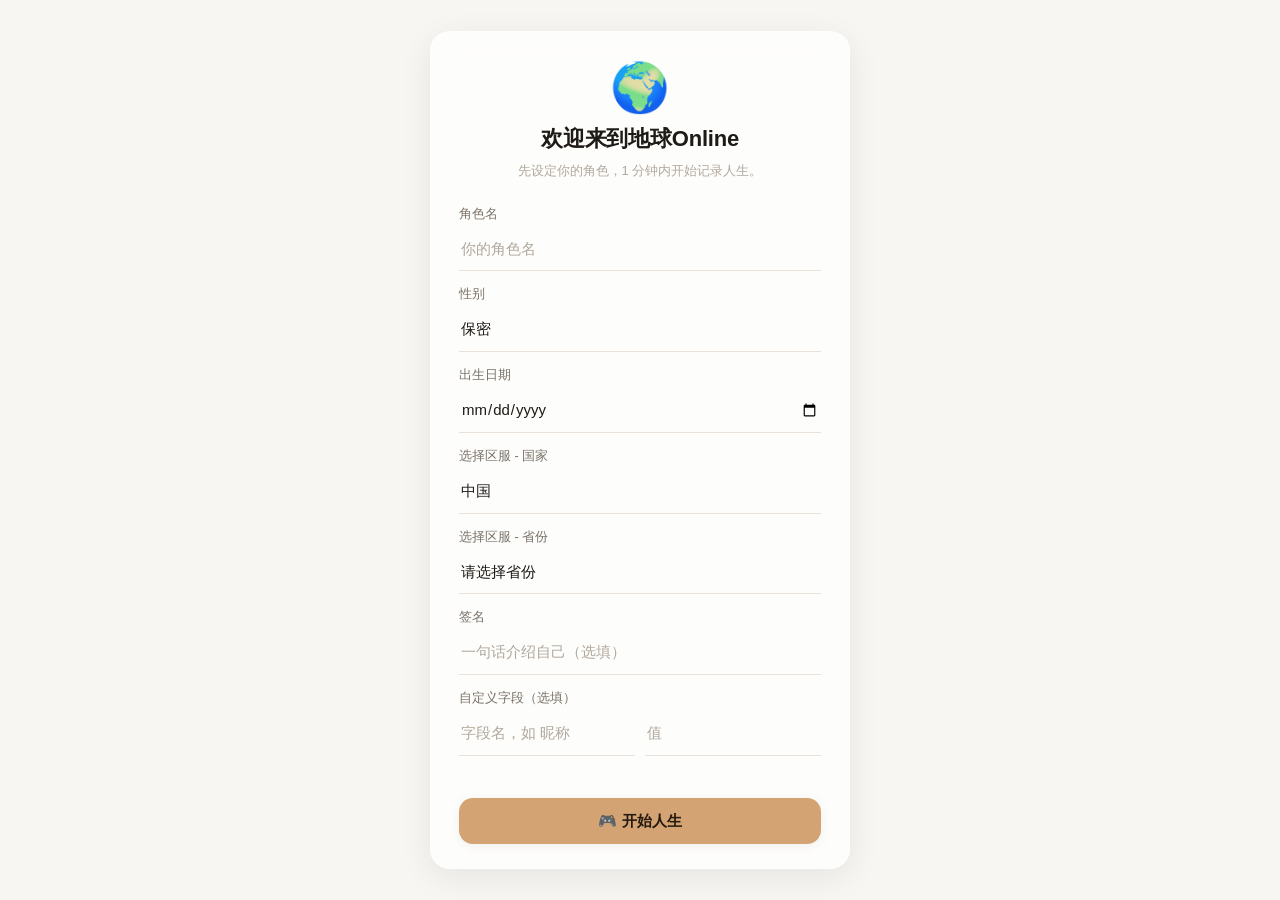
<file: index.html>
<!DOCTYPE html>
<html lang="zh-CN">
<head>
  <meta charset="UTF-8">
  <!-- v9：锁定缩放。手账风格排版按 CSS 像素设计，双指缩放会破坏固定底栏与卡片栅格 -->
  <meta name="viewport" content="width=device-width, initial-scale=1.0, maximum-scale=1.0, user-scalable=no, viewport-fit=cover">
  <meta name="theme-color" content="#f8f6f2">
  <meta name="apple-mobile-web-app-capable" content="yes">
  <meta name="mobile-web-app-capable" content="yes">
  <meta name="application-name" content="地球Online">
  <meta name="apple-mobile-web-app-status-bar-style" content="default">
  <meta name="apple-mobile-web-app-title" content="地球Online">
  <title>地球Online · 人生记录</title>
  <link rel="stylesheet" href="css/style.css?v=1.0.5-20261001-1453">
  <!-- 应用图标：自绘（icons/ 目录），零外部依赖。
       PNG 声明在前、SVG 兜底 —— 多数打包器（含 Pakr）与 iOS 主屏只认 PNG，
       SVG 虽矢量清晰，在这些场景里会静默回落到系统默认图标，表现为「图标没生效」。
       注意 href 必须是**真实文件路径** —— QA 会抓取全部 href 并断言文件存在，
       写 data URI 会直接 FAIL；引 CDN 则会撞上「无外部网络依赖」检查。 -->
  <link rel="icon" type="image/png" sizes="192x192" href="icons/icon.png">
  <link rel="apple-touch-icon" href="icons/icon.png">
  <link rel="icon" type="image/svg+xml" href="icons/icon.svg">
  <!-- PWA 清单（放在根目录，start_url / scope 按本文件所在目录做相对解析） -->
  <link rel="manifest" href="manifest.json">
</head>
<body>
  <!-- v9：开屏遮罩。必须是 body 的第一个元素 —— 放在 #app 之前才能在首帧就盖住未渲染完的页面。
       淡出由 app.js 在 initApp 收尾时触发；另配 CSS 兜底动画（6s 后自动隐藏），
       万一脚本报错没跑到隐藏逻辑，也不会把界面永久挡死。 -->
  <div id="splash">
    <div class="splash-inner">
      <!-- v1.2.1：换用真实应用图标 + 琥珀色光晕，与 Android 端开屏同一套语言 -->
      <div class="splash-halo">
        <img class="splash-logo" src="icons/icon.png" alt="地球Online">
      </div>
      <div class="splash-title">地球<span class="splash-title-sub">Online</span></div>
      <div class="splash-sub">把人生当成一场开放世界游戏</div>
      <div class="splash-bar"><i class="splash-bar-fill"></i></div>
    </div>
  </div>

  <div id="app">

    <!-- 左侧固定导航 -->
    <aside class="sidebar">
      <div class="logo">
        <span class="logo-orb"></span>
        <span class="logo-text">地球<small>Online</small></span>
      </div>
      <nav id="nav" class="nav"></nav>
      <div class="quick-memo">
        <div class="quick-memo-title">灵感闪念</div>
        <input id="sidebarMemoInput" placeholder="回车即记录" maxlength="200">
      </div>
      <div class="sidebar-foot">地球Online · 本地存档</div>
    </aside>

    <!-- 右侧内容区 -->
    <main id="content"></main>
  </div>

  <!-- v19：首次引导页挂载点（个人资料设置，原账号系统界面容器改造）。
       独立于 #app 之外，显示时由 body.auth-active 隐藏侧栏与底栏，
       避免「还没完成引导却看得到导航栏」的割裂感。 -->
  <div id="auth-root"></div>

  <!-- 模态层 / 提示层挂载点 -->
  <div id="modal-root"></div>

  <!-- v4：导入备份用的隐藏文件选择框（由「导入备份」按钮触发 click） -->
  <input type="file" id="backupFileInput" accept="application/json,.json" hidden>
  <input type="file" id="dataFileInput" accept=".csv,.md,.markdown,.txt" hidden>
  <!-- v8：收藏附件选择框（由「选择文件」按钮触发 click，持久化挂载避免 WebView/iOS 无法弹窗）
       v15 批 C：扩展可上传类型 —— 图片/音乐/视频/PDF/文档/压缩包/exe/apk 等均可选 -->
  <input type="file" id="collectionFileInput" accept="image/*,audio/*,video/*,application/pdf,.doc,.docx,.xls,.xlsx,.ppt,.pptx,.txt,.csv,.zip,.exe,.apk,application/msword,application/vnd.openxmlformats-officedocument.wordprocessingml.document,application/vnd.ms-excel,application/zip,application/octet-stream" hidden>

  <!-- v4：移动端底部 Tab 栏（静态 HTML，≤768px 由媒体查询显示；切换仅切换 .active，不重建节点） -->
  <!-- v15：底栏结构化为 图标 / 文字 / 选中圆点 三层，便于分别为图标与文字设置选中态，
       并用 .tab-dot（4px 琥珀圆点）取代整块背景高亮作为选中指示。 -->
  <nav id="tabbar" class="tabbar" aria-label="移动端导航">
    <div class="tab-item active" data-page="home"><span class="tab-item-icon">🏠</span><span class="tab-item-label">主页</span><i class="tab-dot" aria-hidden="true"></i></div>
    <div class="tab-item" data-page="tasks"><span class="tab-item-icon">📋</span><span class="tab-item-label">任务</span><i class="tab-dot" aria-hidden="true"></i></div>
    <div class="tab-item" data-page="backpack"><span class="tab-item-icon">🎒</span><span class="tab-item-label">背包</span><i class="tab-dot" aria-hidden="true"></i></div>
    <div class="tab-item" data-page="ai"><span class="tab-item-icon">🤖</span><span class="tab-item-label">系统</span><i class="tab-dot" aria-hidden="true"></i></div>
  </nav>

  <!-- v4：添加到主屏幕提示（仅在 http(s) 且支持离线运行时出现） -->
  <div id="pwaTip" class="pwa-tip" hidden>
    <span class="pwa-tip-text">📱 添加到主屏幕，随时记录人生</span>
    <button class="pwa-tip-close" id="pwaTipClose" aria-label="关闭">×</button>
  </div>

  <!-- 高德地图 JS API（Key + 安全密钥均硬编码，无需用户配置）：
       ① 安全密钥必须在 SDK 脚本加载前通过 window._AMapSecurityConfig 注入（AMap 2.0 读取带下划线的官方字段）；
       ② 下方 <script src> 从「高德 CDN」预加载 AMap，正常路径下 pages.js 的 ensureAMap 会命中已就绪的全局 AMap 而跳过重复注入；
       ③ 离线 / Key 失效时地图自动降级为足迹列表，不影响其它功能。
       注意：本脚本是整站唯一的外部资源引用，与「应用代码/资源零本地依赖」并不冲突——
       地图本身必须联网拉取瓦片，无法彻底离线化；其余 JS/CSS/图标均为本地文件。 -->
  <script>window._AMapSecurityConfig = { securityJsCode: 'd4e92781da1ca5996c246d315af66031' };</script>
  <script src="https://webapi.amap.com/maps?v=2.0&key=07672883965ec7a6f0948813c0a90915"></script>

  <!-- v15 解耦批：轻量事件总线（模块间解耦，先于 storage/data 加载） -->
  <script src="modules/bus.js?v=1.0.5-20261001-1453"></script>

  <!-- v16 ①：内置 localforage（离线优先，零外链）+ 存储层封装（EOStore / EarthIDB 别名） -->
  <script src="vendor/localforage.min.js?v=1.0.5-20261001-1453"></script>
  <script src="modules/storage.js?v=1.0.5-20261001-1453"></script>

  <!-- v16 ②：按功能拆分的独立模块（window.EO 命名空间，经典脚本顺序加载，守住 file:// 双击可用）。
       v1.0.4：每个本地资源追加 ?v= 缓存版本指纹（版本-构建时间戳），由 build_pakr.js 构建时自动写入，
       强制浏览器/CDN 在发版后拉取最新文件，根治旧缓存；禁止手改指纹值。 -->
  <script src="modules/core.js?v=1.0.5-20261001-1453"></script>
  <script src="modules/achievements.js?v=1.0.5-20261001-1453"></script>
  <script src="modules/profile.js?v=1.0.5-20261001-1453"></script>
  <script src="modules/collections.js?v=1.0.5-20261001-1453"></script>
  <script src="modules/backup.js?v=1.0.5-20261001-1453"></script>
  <script src="modules/webdav.js?v=1.0.5-20261001-1453"></script>
  <script src="modules/stats.js?v=1.0.5-20261001-1453"></script>
  <script src="modules/account.js?v=1.0.5-20261001-1453"></script>
  <script src="modules/pages.js?v=1.0.5-20261001-1453"></script>
  <script src="modules/app.js?v=1.0.5-20261001-1453"></script>
</body>
</html>
</file>
<file: css/style.css>
/* =========================================================
   地球Online · 全局样式（v4.0 柔和浅色 / Notion 质感 + 克制毛玻璃）
   设计基调：柔和暖白底 + 极细纸张噪点 + 精致游戏化点缀 + 局部毛玻璃
   - 主背景：#f8f6f2（暖白，非纯白）；卡片实色 #ffffff；边框 #e8e2da
   - 字体：系统无衬线（Inter / SF Pro / PingFang SC）；圆角 8–10px
   - 文本层级：主文字 #1e1a16 / 辅助 #7a7268 / 浅色 #b0a89c
   - 毛玻璃仅作用于：统计卡片 / 快速入口 / 世界日志输入框 / 成就解锁弹窗
   - 无霓虹光效、无强渐变、无深色背景
   ========================================================= */

* { margin: 0; padding: 0; box-sizing: border-box; }

/* v10：移动端刘海屏安全区（状态栏 / 底部手势条）。
   body 承载安全区内边距 —— 桌面侧栏 fixed、移动端侧栏隐藏，
   主内容区（#content）在正常流中会被 body 的 padding 推开，避免内容贴边被遮挡。
   env() 在桌面（无刘海）取回退值 0px，不影响桌面布局。 */
body {
  /* v5：状态栏安全区兜底 20px —— 非全屏露出系统状态栏。
     真机有 env(safe-area-inset-top) 时取其值（刘海/状态栏高度），
     无安全区环境（桌面/旧浏览器）回退 20px，避免内容贴顶被状态栏压住。
     v19（需求6）：constant() 在前、env() 在后双写 —— iOS 11.0-11.2 只认 constant，
     其余走 env；两行同属性后写覆盖先写，浏览器忽略不认识的函数名。 */
  padding-top: constant(safe-area-inset-top, 20px);
  padding-top: env(safe-area-inset-top, 20px);
  padding-bottom: constant(safe-area-inset-bottom, 0px);
  padding-bottom: env(safe-area-inset-bottom, 0px);
}

:root {
  /* ---- 基础色（柔和暖白 Notion 基调） ---- */
  --bg: #f8f6f2;                 /* 主背景 暖白 */
  --bg-soft: #f5f2ed;            /* 次级面 / 输入框底 */
  --bg-sunk: #f0ebe4;            /* 更沉一档（悬停 / 轨道） */
  --panel: #ffffff;              /* 卡片 / 区块实色 */
  --panel-hover: #f5f2ed;        /* 悬停 */
  --border: #e8e2da;             /* 边框 / 分割线 */
  --border-strong: #ddd5ca;      /* 强调边框 */

  /* ---- 文本层级 ---- */
  --text: #1e1a16;               /* 主文字（深灰棕） */
  --text-strong: #1e1a16;        /* 标题 / 数字 */
  --muted: #7a7268;              /* 辅助文字 */
  --caption: #b0a89c;            /* 浅色文字 / 时间戳 */
  --dot: #c4b8ac;                /* 莫兰迪暖灰（圆点 / 装饰） */

  /* ---- 主色：暖琥珀 ---- */
  --amber: #d4a373;              /* 基础琥珀（大面积 / 装饰） */
  --amber-soft: #c9a375;         /* 悬停（略深一档） */
  --amber-level: #c49a6c;        /* 48px 等级大数字 */
  --amber-deep: #8a5a2e;         /* 小号文字用（tint 底 5.20:1，达 AA） */
  --primary: #d4a373;
  --primary-hover: #c49a6c;

  /* ---- 语义色：装饰档（条 / 环 / 图标）与小字档（达 AA 对比度） ---- */
  --sem-main: #d4a373;           /* 主线金（装饰） */
  --sem-main-deep: #8a5a2e;      /* 主线金（小字，tint 底 5.20:1） */
  --sem-side: #7fa6d6;           /* 支线蓝（装饰） */
  --sem-side-deep: #326185;      /* 支线蓝（小字，tint 底 5.80:1） */
  --sem-todo: #6bbf9c;           /* To Do 绿（装饰） */
  --sem-todo-deep: #2f6c53;      /* To Do 绿（小字，tint 底 5.41:1） */
  --sem-ring: #8aaa8a;           /* 低饱和翠绿（微型环形进度） */
  --sem-gold: #d4a373;           /* 成就金（装饰） */
  --sem-green: #6bbf9c;          /* 成功（勾选框） */
  --sem-red: #a8452f;            /* 危险（小字，tint 底 5.02:1） */
  --sem-purple: #8f7ac9;         /* 虚拟（装饰） */
  --sem-purple-deep: #6b57ad;    /* 虚拟（小字） */
  --sem-ink: #6b6359;            /* 中性徽章文字（on --bg-sunk 4.98:1） */
  --on-amber: #241a10;           /* 琥珀实底上的文字色 */

  /* ---- 毛玻璃令牌（透明度控制在 0.3–0.6） ---- */
  --glass-card: rgba(255, 255, 255, 0.55);
  --glass-card-hover: rgba(255, 255, 255, 0.5);
  --glass-tile: rgba(255, 255, 255, 0.4);
  --glass-tile-hover: rgba(255, 255, 255, 0.3);
  --glass-input: rgba(255, 255, 255, 0.3);
  --glass-input-focus: rgba(255, 255, 255, 0.6);
  --glass-notify: rgba(255, 255, 255, 0.7);
  --glass-edge: rgba(255, 255, 255, 0.3);
  --glass-edge-strong: rgba(255, 255, 255, 0.4);

  /* ---- 字体层级 ---- */
  --font-title1: 28px;
  --font-title2: 20px;
  --font-title3: 17px;
  --font-body: 15px;
  --font-caption: 13px;

  /* ---- 圆角（对齐 Android 端 UiKit：CardRadius 16 / ItemRadius 12） ---- */
  --radius-card: 16px;
  --radius-control: 12px;
  --radius-pill: 999px;

  /* ---- 留白（对齐 Android 端 UiKit：CardPad 14 / Gap 12 / ScreenPad 16） ---- */
  --space-card: 14px;
  --space-gap: 12px;
  --space-page: 16px;

  /* ---- 动效（统一过渡） ---- */
  --transition: all .2s cubic-bezier(.4, 0, .2, 1);
  --transition-glass: all .25s ease;

  /* ---- 阴影（浅底柔和投影，无外发光） ---- */
  --shadow: 0 2px 12px rgba(30, 26, 22, 0.06);
  --shadow-hover: 0 4px 16px rgba(30, 26, 22, 0.08);
  --shadow-strong: 0 12px 40px rgba(30, 26, 22, 0.18);
  --shadow-glass: 0 4px 14px rgba(30, 26, 22, 0.07);
  --shadow-glass-hover: 0 8px 24px rgba(30, 26, 22, 0.12);
}

/* =========================================================
   深色模式（v15 批 B · 第 16 项）
   仅覆盖语义令牌；组件全部用 var() 取色，故一处覆盖即全局生效。
   规范色：背景 #1a1a1a / 卡片 #232326 / 文字 #e4e4e7。
   ========================================================= */
[data-theme="dark"] {
  --bg: #1a1a1a;
  --bg-soft: #242427;
  --bg-sunk: #2c2c30;
  --panel: #232326;
  --panel-hover: #2c2c30;
  --border: #3f3f46;
  --border-strong: #52525a;

  /* v1.2.1（第 18 项）：深色对比度复核。
     原值里 --caption(#71717a) 在 --panel(#232326) 上只有约 3.3:1，
     小字号（说明文字 / 时间戳）几乎看不清；--dot 与 --border 也偏暗。
     这里整体提亮一档：正文 12:1 以上，说明文字 5:1 以上（WCAG AA 小字要求 4.5:1）。 */
  --text: #f2f2f5;
  --text-strong: #fafafa;
  --muted: #b6b6bf;
  --caption: #8f8f99;
  --dot: #6b6b73;

  /* 琥珀在深底上略提亮，保证可读与品牌一致 */
  --amber: #e0a96d;
  --amber-soft: #d49a5c;
  --amber-level: #e0a96d;
  --amber-deep: #e8b888;
  --primary: #e0a96d;
  --primary-hover: #d49a5c;

  --sem-main: #e0a96d;
  --sem-main-deep: #e8b888;
  --sem-side: #7fa6d6;
  --sem-side-deep: #a9c5e8;
  --sem-todo: #6bbf9c;
  --sem-todo-deep: #8fd4b8;
  --sem-ring: #8aaa8a;
  --sem-gold: #e0a96d;
  --sem-green: #6bbf9c;
  --sem-red: #e07a5f;
  --sem-purple: #8f7ac9;
  --sem-purple-deep: #b3a0e0;
  --sem-ink: #c9c2b8;
  --on-amber: #1a1a1a;

  /* 深色毛玻璃：用半透明深色面替代白色面，并降低边缘高光 */
  --glass-card: rgba(38, 38, 42, 0.55);
  --glass-card-hover: rgba(38, 38, 42, 0.5);
  --glass-tile: rgba(38, 38, 42, 0.45);
  --glass-tile-hover: rgba(38, 38, 42, 0.35);
  --glass-input: rgba(38, 38, 42, 0.4);
  --glass-input-focus: rgba(48, 48, 54, 0.6);
  --glass-notify: rgba(38, 38, 42, 0.82);
  --glass-edge: rgba(255, 255, 255, 0.08);
  --glass-edge-strong: rgba(255, 255, 255, 0.14);

  --shadow: 0 2px 12px rgba(0, 0, 0, 0.45);
  --shadow-hover: 0 4px 16px rgba(0, 0, 0, 0.5);
  --shadow-strong: 0 12px 40px rgba(0, 0, 0, 0.6);
  --shadow-glass: 0 4px 14px rgba(0, 0, 0, 0.4);
  --shadow-glass-hover: 0 8px 24px rgba(0, 0, 0, 0.5);
}

/* 深色模式下少数写死白色的实面，跟随卡片色，避免刺眼白块 */
[data-theme="dark"] .modal { background: var(--panel); }
[data-theme="dark"] .file-badge:hover { background: var(--bg-sunk); }
[data-theme="dark"] .pwa-tip { background: var(--panel); }
[data-theme="dark"] .loc-row { background: var(--panel); }

/* 深色模式：跟随主题背景的组件，其写死浅色文字改用语义变量，避免刺眼/不可读
   （toast / 地图列表文字 / 主页签名区为真实可读性问题；其余为低对比收敛） */
[data-theme="dark"] .toast { background: var(--panel); }
[data-theme="dark"] .loc-name { color: var(--text-strong); }
[data-theme="dark"] .loc-note { color: var(--muted); }
[data-theme="dark"] .hero-signature { color: var(--muted); }
[data-theme="dark"] .hero-field-more { color: var(--muted); }

body {
  font-family: -apple-system, BlinkMacSystemFont, "Inter", "SF Pro", "PingFang SC", "Microsoft YaHei", sans-serif;
  background-color: var(--bg);
  /* 极细纸张纹理（SVG fractalNoise，透明度 6%）作为背景叠加 */
  background-image: url("data:image/svg+xml,%3Csvg xmlns='http://www.w3.org/2000/svg' width='180' height='180'%3E%3Cfilter id='n'%3E%3CfeTurbulence type='fractalNoise' baseFrequency='0.85' numOctaves='2' stitchTiles='stitch'/%3E%3C/filter%3E%3Crect width='100%25' height='100%25' filter='url(%23n)' opacity='0.06'/%3E%3C/svg%3E");
  color: var(--text);
  font-size: var(--font-body);
  line-height: 1.5;
  -webkit-font-smoothing: antialiased;
}

/* v15 批 B · 第 18 项：自定义壁纸。可选背景层（固定铺满视口，置于内容之下、纸纹之上）。
   没有壁纸时 --wallpaper-url 为 none，本层透明，纸纹正常显示；有壁纸时覆盖纸纹、透出在卡片间隙。 */
body::before {
  content: '';
  position: fixed;
  inset: 0;
  z-index: 0;
  background-image: var(--wallpaper-url, none);
  background-size: cover;
  background-position: center;
  background-repeat: no-repeat;
  background-attachment: fixed;
  pointer-events: none;
}

button { font: inherit; cursor: pointer; border: none; background: none; color: inherit; }
input, select, textarea { font: inherit; color: inherit; }

#app { display: flex; min-height: 100vh; position: relative; z-index: 1; }

/* =========================================================
   侧边栏（暖白实面，去毛玻璃）
   ========================================================= */
.sidebar {
  width: 232px;
  flex-shrink: 0;
  background: var(--bg-soft);
  border-right: 1px solid var(--border);
  display: flex;
  flex-direction: column;
  padding: 20px 14px 16px;
  position: sticky;
  top: 0;
  height: 100vh;
}
.logo { display: flex; align-items: center; gap: 10px; padding: 4px 10px 18px; }
.logo-orb {
  width: 34px; height: 34px; border-radius: 50%;
  background: radial-gradient(circle at 32% 30%, #cde6da, #a9cfbe 48%, #b7cbd6 100%);
}
.logo-text { font-size: 19px; font-weight: 600; letter-spacing: -0.02em; color: var(--text-strong); }
.logo-text small { font-size: 12px; color: var(--muted); margin-left: 2px; font-weight: 600; }

.sidebar-avatar {
  display: flex; align-items: center; justify-content: center;
  margin: 0 10px 14px; align-self: flex-start;
  box-shadow: var(--shadow);
  transition: var(--transition);
}
.sidebar-avatar:hover { transform: translateY(-1px); box-shadow: var(--shadow-hover); }

.nav { display: flex; flex-direction: column; gap: 4px; flex: 1; }
.nav-item {
  text-align: left; padding: 11px 14px; border-radius: var(--radius-control);
  color: var(--muted); font-size: var(--font-body);
  transition: var(--transition);
  display: flex; align-items: center; gap: 9px;
}
.nav-item:hover { background: var(--bg-sunk); color: var(--text-strong); }
.nav-item.active {
  background: var(--amber);
  color: var(--on-amber); font-weight: 600;
}
/* v4：侧栏 emoji 图标（与移动端底部 Tab 共用 PAGES.icon 一套数据） */
.nav-icon { font-size: 16px; line-height: 1; flex: 0 0 auto; }
.nav-item-label { min-width: 0; overflow: hidden; text-overflow: ellipsis; white-space: nowrap; }

.quick-memo {
  margin-top: 14px; padding: 12px; background: var(--panel);
  border: 1px solid var(--border); border-radius: var(--radius-control);
}
.quick-memo-title { font-size: var(--font-caption); font-weight: 600; color: var(--amber-deep); margin-bottom: 8px; }
.quick-memo input {
  width: 100%; border: none; border-bottom: 1px solid var(--border-strong);
  border-radius: 0; padding: 8px 2px; font-size: var(--font-caption); outline: none;
  background: transparent; color: var(--text); transition: var(--transition);
}
.quick-memo input:focus { border-bottom-color: var(--amber); }
.quick-memo-card { border-color: var(--border-strong); }
.sidebar-foot { margin-top: 12px; font-size: 11.5px; color: var(--caption); text-align: center; }

/* =========================================================
   内容区
   ========================================================= */
#content { flex: 1; padding: 26px var(--space-page) 60px; }

/* 关闭浏览器原生 overscroll 下拉手势（Chrome 安卓），防止顶部下拉出现原生刷新圈 */
body { overscroll-behavior-y: contain; }

/* 地图容器防橡皮筋兜底 */
.page-map { overscroll-behavior-y: contain; }

/* v15：世界日志语音输入按钮（录音中高亮） */
.world-voice-btn { flex: 0 0 auto; padding: 7px 11px; }
.world-voice-btn.recording {
  background: var(--amber); color: var(--on-amber);
  border-color: var(--amber);
  animation: voicePulse 1.2s ease-in-out infinite;
}
@keyframes voicePulse {
  0%, 100% { box-shadow: 0 0 0 0 rgba(212, 163, 115, 0.45); }
  50%      { box-shadow: 0 0 0 7px rgba(212, 163, 115, 0); }
}

/* v5（滚动性能）：滚动时临时关闭主页毛玻璃模糊。
   主页上下滑动卡顿的主因是 backdrop-filter 每帧对滚动内容重算模糊（移动端尤其明显）。
   滚动期间 <html> 被挂上 .is-scrolling，这里把毛玻璃元素降级为不透明实色（关模糊），
   停止滚动 300ms 后 JS 移除该类，毛玻璃自动恢复 —— 性能与「亮色手账 + 毛玻璃」风格两全。
   注意：不能在 #content 上常驻 transform/translateZ/will-change 来「硬件加速」滚动，
   那样会让 #content 变成 backdrop root，令其内全部后代的 backdrop-filter 失效（即毛玻璃被废）。
   此处的「滚动时关模糊」正是规避该冲突同时拿到性能收益的做法。 */
html.is-scrolling .quick-tile,
html.is-scrolling .overview-card,
html.is-scrolling .memo-input,
html.is-scrolling .more-panel {
  -webkit-backdrop-filter: none;
  backdrop-filter: none;
}
/* 入场动画刻意不写在裸 .page 上：每次 innerHTML 重建都会重播，
   导致「勾个复选框整页上浮一次」。改由调度层在页面切换时挂 .page-enter 才播。 */
.page { max-width: 1000px; margin: 0 auto; }
.page.page-enter { animation: fadeUp .6s ease-out backwards; }
.page.narrow { max-width: 680px; }
.page-title { font-size: var(--font-title1); font-weight: 600; letter-spacing: -0.02em; margin-bottom: 18px; color: var(--text-strong); }
.page-head { display: flex; align-items: center; justify-content: space-between; margin-bottom: var(--space-gap); flex-wrap: wrap; gap: 10px; }
.page-head .page-title { margin-bottom: 0; }

@keyframes fadeUp {
  from { opacity: 0; transform: translateY(20px); }
  to { opacity: 1; transform: translateY(0); }
}

/* 子块分层进场：统计卡 / 快速入口 / 世界日志 / 最近动态 依次浮现。
   两条约束：
   ① 选择器必须限定在 .page-enter 内 —— 否则页面内操作重绘时，
      这些子块仍会逐层浮现（整页不晃了，里面还在晃）。
   ② fill-mode 用 backwards（不是 both）——both 会在动画结束后永久保留
      to 帧的 transform: translateY(0)，使容器始终持有非 none 的 transform，
      从而形成 backdrop root，令其内部所有后代的 backdrop-filter 失效。 */
.page-enter .stat-grid { animation: fadeUp .55s ease-out .12s backwards; }
.page-enter .quick-grid { animation: fadeUp .55s ease-out .2s backwards; }
.page-enter .world-card { animation: fadeUp .55s ease-out .28s backwards; }
.page-enter .act-card  { animation: fadeUp .55s ease-out .36s backwards; }

/* 列表项入场：新日志 / 动态从左侧滑入并淡入。
   同样限定在 .page-enter 内 —— 新增一条日志时，不该让已有条目也跟着重新滑一遍。 */
.page-enter .world-row, .page-enter .act-row { animation: slideInLeft .3s ease-out both; }
@keyframes slideInLeft {
  from { opacity: 0; transform: translateX(-12px); }
  to   { opacity: 1; transform: translateX(0); }
}

/* 等级变化脉冲（生日更新后等级提升时触发） */
.hero-level.pulse { animation: levelPulse .5s ease-in-out; }
@keyframes levelPulse {
  0%   { transform: scale(1); }
  50%  { transform: scale(1.15); }
  100% { transform: scale(1); }
}

/* To Do 勾选弹跳 */
.todo-check.bounce { animation: todoBounce .25s ease-in-out; }
@keyframes todoBounce {
  0%   { transform: scale(0.8); }
  50%  { transform: scale(1.2); }
  100% { transform: scale(1); }
}

/* =========================================================
   卡片（Notion 实色）
   ========================================================= */
.card {
  background: var(--panel); border: 1px solid var(--border);
  border-radius: var(--radius-card); padding: var(--space-card);
  margin-bottom: var(--space-gap);
  box-shadow: var(--shadow);
  transition: var(--transition);
}
.card-title { font-size: var(--font-body); font-weight: 600; margin-bottom: 12px; color: var(--text-strong); }
.card-head-with-btn { display: flex; align-items: center; justify-content: space-between; gap: 10px; flex-wrap: wrap; }
.empty { color: var(--muted); font-size: var(--font-body); padding: 10px 0; }
.muted { color: var(--muted); font-size: var(--font-caption); }

/* =========================================================
   等级卡（保留 RPG 语义层）
   ========================================================= */
.level-card {
  display: flex; gap: 22px; align-items: center;
  background: var(--panel);
  border: 1px solid var(--border); border-radius: var(--radius-card);
  padding: 22px 26px; margin-bottom: var(--space-gap);
  box-shadow: var(--shadow);
  flex-wrap: wrap;
}
.level-badge {
  min-width: 96px; height: 96px; border-radius: 50%;
  background: var(--amber);
  display: flex; flex-direction: column; align-items: center; justify-content: center;
  color: var(--on-amber); font-weight: 600; font-size: var(--font-caption);
  box-shadow: var(--shadow);
}
.level-badge span { font-size: 30px; line-height: 1.1; }
.level-body { flex: 1; min-width: 260px; }
.level-line1 { display: flex; justify-content: space-between; align-items: baseline; margin-bottom: 10px; font-size: var(--font-title3); font-weight: 600; letter-spacing: -0.02em; flex-wrap: wrap; gap: 6px; color: var(--text-strong); }
.level-next { margin-top: 9px; color: var(--muted); font-size: var(--font-caption); }

/* =========================================================
   进度条
   ========================================================= */
.progress-bar { display: block; height: 10px; border-radius: var(--radius-pill); background: var(--bg-sunk); overflow: hidden; }
.progress-bar.sm { height: 6px; width: 90px; display: inline-block; vertical-align: middle; }
.progress-fill {
  display: block; height: 100%; width: 100%; border-radius: var(--radius-pill);
  background: var(--primary);
  /* 用 transform: scaleX() 代替 width：width 每帧变化触发重排，transform 走合成层。
     父级 .progress-bar 已有 overflow:hidden + 圆角，故缩放不会露边角。 */
  transform-origin: left center;
  transform: scaleX(0);
  will-change: transform;
  transition: transform .25s cubic-bezier(.4, 0, .2, 1);
}

/* =========================================================
   灵感闪念 / 世界日志输入框（底层线 + 极淡毛玻璃）
   ========================================================= */
.memo-input {
  width: 100%; border: none; border-bottom: 2px solid var(--border);
  border-radius: var(--radius-control) var(--radius-control) 0 0;
  padding: 10px 12px; font-size: var(--font-body); outline: none;
  background: var(--glass-input);
  -webkit-backdrop-filter: blur(4px);
  backdrop-filter: blur(4px);
  color: var(--text); text-shadow: 0 1px 2px rgba(0, 0, 0, 0.05);
  transition: var(--transition-glass);
}
.memo-input:focus {
  border-bottom-color: var(--amber);
  background: var(--glass-input-focus);
  -webkit-backdrop-filter: blur(8px);
  backdrop-filter: blur(8px);
}
.memo-input::placeholder { color: var(--caption); }
.memo-row { display: flex; gap: 12px; padding: 9px 0; border-bottom: 1px solid var(--border); font-size: var(--font-body); }
.memo-row:last-child { border-bottom: none; }
.memo-time { color: var(--caption); flex-shrink: 0; font-size: var(--font-caption); padding-top: 1px; }

/* =========================================================
   统计格（毛玻璃）
   ========================================================= */
.stat-grid { display: grid; grid-template-columns: repeat(auto-fit, minmax(150px, 1fr)); gap: 14px; margin-bottom: var(--space-gap); }
.stat-card { background: var(--panel); border: 1px solid var(--border); border-radius: var(--radius-card); padding: 14px 16px; transition: var(--transition); }
.stat-card:hover { background: var(--panel-hover); }
.stat-card .num { font-size: var(--font-title2); font-weight: 600; color: var(--text-strong); letter-spacing: -0.02em; }
.stat-card .label { font-size: var(--font-caption); color: var(--muted); margin-top: 2px; }

/* =========================================================
   徽章（浅底可读：文字用加深档，底色用低饱和浅调）
   ========================================================= */
.badge { display: inline-block; padding: 2px 9px; border-radius: var(--radius-pill); font-size: 11.5px; font-weight: 600; flex-shrink: 0; }
.cat-main { background: rgba(212, 163, 115, 0.16); color: var(--sem-main-deep); border: 1px solid rgba(212, 163, 115, 0.32); }
.cat-side { background: rgba(127, 166, 214, 0.16); color: var(--sem-side-deep); border: 1px solid rgba(127, 166, 214, 0.32); }
.cat-todo { background: rgba(107, 191, 156, 0.18); color: var(--sem-todo-deep); border: 1px solid rgba(107, 191, 156, 0.34); }
.item-virtual { background: rgba(143, 122, 201, 0.14); color: var(--sem-purple-deep); border: 1px solid rgba(143, 122, 201, 0.3); }
.item-physical { background: rgba(127, 166, 214, 0.16); color: var(--sem-side-deep); border: 1px solid rgba(127, 166, 214, 0.32); }
/* v9：背包自定义分类徽章（界面不再暴露固定的虚拟/实体二分，改显用户自己的分类名） */
.badge-cat { background: rgba(212, 163, 115, 0.16); color: var(--amber-deep); border: 1px solid rgba(212, 163, 115, 0.34); }
.badge-none { background: var(--bg-sunk); color: var(--sem-ink); }
.badge-level { background: rgba(127, 166, 214, 0.16); color: var(--sem-side-deep); border: 1px solid rgba(127, 166, 214, 0.32); }

.status-badge { font-size: 11.5px; padding: 2px 8px; border-radius: var(--radius-control); flex-shrink: 0; }
.status-planning { background: var(--bg-sunk); color: var(--sem-ink); }
.status-active { background: rgba(127, 166, 214, 0.18); color: var(--sem-side-deep); }
.status-paused { background: rgba(212, 163, 115, 0.2); color: var(--sem-main-deep); }
.status-done { background: rgba(107, 191, 156, 0.2); color: var(--sem-todo-deep); }

.due { font-size: 12px; color: var(--muted); flex-shrink: 0; padding: 2px 7px; background: var(--bg-sunk); border-radius: var(--radius-control); }
.due-overdue { color: var(--sem-red); background: rgba(184, 80, 63, 0.12); font-weight: 600; }

/* =========================================================
   任务树
   ========================================================= */
.task-node { background: var(--panel); border: 1px solid var(--border); border-radius: var(--radius-card); margin-bottom: 10px; box-shadow: var(--shadow); overflow: hidden; }
.task-row { display: flex; align-items: center; gap: 9px; padding: 11px 14px; flex-wrap: wrap; }
.tree-toggle { width: 20px; flex-shrink: 0; }
.toggle-btn { width: 20px; height: 20px; border-radius: 6px; color: var(--muted); font-size: 12px; line-height: 1; transition: var(--transition); }
.toggle-btn:hover { background: var(--bg-sunk); color: var(--amber-deep); }
.toggle-btn.expanded { color: var(--amber-deep); }
.task-title { font-size: var(--font-body); font-weight: 600; color: var(--text); }
.task-node.is-done .task-title { text-decoration: line-through; color: var(--muted); }
.task-progress-wrap { display: flex; align-items: center; gap: 7px; margin-left: auto; }
.progress-num { font-size: 11.5px; color: var(--muted); }
.task-actions { display: flex; gap: 4px; }
.icon-btn { font-size: 12px; color: var(--muted); padding: 4px 8px; border-radius: var(--radius-control); transition: var(--transition); }
.icon-btn:hover { background: var(--bg-sunk); color: var(--amber-deep); }
.icon-btn.danger:hover { background: rgba(184, 80, 63, 0.12); color: var(--sem-red); }
.todo-check { width: 16px; height: 16px; accent-color: var(--sem-green); cursor: pointer; flex-shrink: 0; }
.task-children { margin: 0 12px 12px 24px; padding-left: 14px; border-left: 2px solid var(--border); }
.task-note { margin: 0 12px 12px; padding: 12px; background: var(--bg-soft); border: 1px solid var(--border); border-radius: var(--radius-control); }
.note-textarea {
  width: 100%; min-height: 80px; border: 1px solid var(--border); border-radius: var(--radius-control);
  padding: 10px; font-size: var(--font-body); resize: vertical; outline: none; background: var(--bg-soft);
  color: var(--text); transition: var(--transition);
}
.note-textarea:focus { border-color: var(--amber); background: var(--panel); }
.note-foot { display: flex; justify-content: space-between; align-items: center; margin-top: 8px; flex-wrap: wrap; gap: 8px; }
.legend { display: flex; gap: 18px; margin-bottom: 14px; font-size: var(--font-caption); color: var(--muted); flex-wrap: wrap; }
.legend-item { display: flex; align-items: center; gap: 6px; }

/* =========================================================
   按钮
   ========================================================= */
.btn { display: inline-flex; align-items: center; justify-content: center; gap: 6px; min-height: 40px; padding: 10px 22px; border-radius: var(--radius-pill); font-size: var(--font-body); font-weight: 600; line-height: 1; transition: var(--transition); }
.btn-primary { background: var(--amber); color: var(--on-amber); box-shadow: var(--shadow); }
.btn-primary:hover { background: var(--amber-soft); transform: translateY(-1px); }
.btn-ghost { border: 1px solid var(--border); background: var(--panel); color: var(--text); }
.btn-ghost:hover { border-color: var(--amber); color: var(--amber-deep); background: var(--bg-soft); }
.btn-danger { background: rgba(184, 80, 63, 0.1); color: var(--sem-red); border: 1px solid rgba(184, 80, 63, 0.28); }
.btn-danger:hover { background: rgba(184, 80, 63, 0.16); }
.btn-sm { min-height: 34px; padding: 6px 14px; font-size: var(--font-caption); }

/* =========================================================
   Tabs
   ========================================================= */
.tabs { display: flex; gap: 8px; margin-bottom: var(--space-gap); }
.tab { padding: 8px 18px; border-radius: var(--radius-control); border: 1px solid var(--border); background: var(--panel); color: var(--muted); font-size: var(--font-body); transition: var(--transition); }
.tab:hover { border-color: var(--amber); color: var(--amber-deep); }
.tab.active { background: var(--amber); color: var(--on-amber); font-weight: 600; border-color: transparent; }

/* =========================================================
   背包 / 物品
   ========================================================= */
/* ===== 背包 / 收藏 共用：抽公用类，两 Tab 视觉一致 ===== */
.bp-grid { display: grid; grid-template-columns: repeat(auto-fill, minmax(220px, 1fr)); gap: 14px; }
.bp-card { background: var(--panel); border: 1px solid var(--border); border-radius: var(--radius-card); box-shadow: var(--shadow); transition: var(--transition); }
.bp-card:hover { transform: translateY(-1px); box-shadow: var(--shadow-hover); border-color: var(--amber); }

.item-grid, .collection-grid { display: grid; grid-template-columns: repeat(auto-fill, minmax(220px, 1fr)); gap: 14px; }
.item-card { padding: 14px 16px; }
/* v1.0.3 迭代 3：收藏卡与物品卡同构 —— 同 padding；封面满宽出血（抵消卡片 padding）；
   旧 collection-body/title/foot 结构已由 item-head/item-name/item-desc/item-date 取代。 */
.collection-card { padding: 14px 16px; overflow: hidden; position: relative; cursor: pointer; }
.collection-card .collection-cover {
  width: calc(100% + 32px); max-width: none;
  margin: -14px -16px 12px;
  border-radius: 0;
}
.collection-card .item-head { margin-bottom: 8px; }
.collection-card .collection-cover ~ .item-head { margin-top: 0; }
.item-card:hover, .collection-card:hover { transform: translateY(-1px); box-shadow: var(--shadow-hover); border-color: var(--amber); }

/* 开关按钮：胶囊形，开态用主题主色，附「开 / 关」文字提示 */
.switch { display: inline-flex; align-items: center; justify-content: center; min-width: 66px; gap: 6px; padding: 7px 16px; border-radius: var(--radius-pill); border: 1px solid var(--border); background: var(--bg-soft); color: var(--muted); font-size: var(--font-body); font-weight: 600; cursor: pointer; transition: var(--transition); }
.switch.on { background: var(--amber); color: var(--on-amber); border-color: transparent; }
.switch .switch-text { font-size: 13px; letter-spacing: 1px; }
.item-head { display: flex; justify-content: space-between; align-items: center; margin-bottom: 8px; gap: 6px; }
.item-name { font-size: var(--font-title3); font-weight: 600; margin-bottom: 5px; color: var(--text-strong); }
.item-desc { font-size: var(--font-caption); color: var(--muted); margin-bottom: 8px; min-height: 18px; }
.item-date { font-size: 11.5px; color: var(--caption); }

/* =========================================================
   收藏
   ========================================================= */
.collection-toolbar { display: flex; align-items: center; justify-content: space-between; gap: 12px; flex-wrap: wrap; margin-bottom: var(--space-gap); }
.cat-chip-row { display: flex; gap: 6px; flex-wrap: wrap; }
.cat-chip {
  padding: 5px 12px; border-radius: var(--radius-pill); font-size: var(--font-caption);
  background: var(--panel); border: 1px solid var(--border);
  transition: var(--transition); color: var(--muted);
}
.cat-chip:hover { border-color: var(--amber); color: var(--amber-deep); }
.cat-chip.active { background: var(--amber); color: var(--on-amber); border-color: transparent; font-weight: 600; }

/* 注：收藏 Tab 已改用 .backpack-search-row + .bp-filter-row（与物品 Tab 对齐）；
   .collection-toolbar / .cat-chip-row 现由成就页复用，勿删。 */

.backpack-search-row { margin: 2px 0 14px; }
.backpack-search-row .list-input { width: 100%; flex: none; }

/* 背包 / 收藏共用：工具行（左 = 动作按钮，右侧 = 可横滑的分类筛选 chips）。
   两 Tab 因此拥有完全相同的骨架：tabs → 搜索框整行 → 工具行 → 网格。 */
.bp-filter-row { display: flex; align-items: center; gap: 10px; margin: 0 0 14px; }
.bp-filter-row .btn { flex: 0 0 auto; }
.bp-filter-row .cat-chip-row {
  flex: 1 1 auto; min-width: 0;
  flex-wrap: nowrap; overflow-x: auto; overflow-y: hidden;
  -webkit-overflow-scrolling: touch; scrollbar-width: none;
  padding-bottom: 2px;
}
.bp-filter-row .cat-chip-row::-webkit-scrollbar { display: none; }
.bp-filter-row .cat-chip { flex: 0 0 auto; white-space: nowrap; }

/* 网格与卡片基础已统一到上方 .bp-grid / .bp-card（两 Tab 共用，避免两套冗余样式） */
.collection-cover { display: block; width: 100%; height: 120px; object-fit: cover; background: var(--bg-soft); }
.collection-cover-icon {
  display: flex; align-items: center; justify-content: center;
  font-size: 38px; color: var(--caption);
}
.collection-body { padding: 12px 14px; display: flex; flex-direction: column; gap: 6px; }
.collection-title { font-size: var(--font-title3); font-weight: 600; color: var(--text-strong); }
.collection-cat-badge { align-self: flex-start; }
.collection-note { font-size: var(--font-caption); color: var(--muted); }
.collection-file { font-size: var(--font-caption); color: var(--muted); }
.collection-foot { display: flex; justify-content: space-between; align-items: center; gap: 6px; flex-wrap: wrap; }
.file-badge {
  display: inline-block; padding: 2px 9px; border-radius: var(--radius-pill);
  font-size: 11.5px; font-weight: 600; color: var(--sem-main-deep);
  background: #f8f6f2; border: 1px solid rgba(212, 163, 115, 0.45);
  position: absolute; top: 8px; left: 8px; z-index: 1;
  transition: var(--transition);
}
.file-badge:hover { background: var(--panel); }

.file-preview-img { display: block; max-width: 100%; max-height: 56vh; margin: 0 auto; border-radius: var(--radius-control); }
.file-preview-audio { display: block; width: 100%; margin: 8px 0; }
.file-preview-video { display: block; width: 100%; max-height: 56vh; margin: 0 auto; border-radius: var(--radius-control); background: var(--bg-sunk); }
.file-preview-pdf { width: 100%; height: 56vh; border: 1px solid var(--border); border-radius: var(--radius-control); background: #fff; }

/* =========================================================
   日历
   ========================================================= */
.cal-nav { display: flex; align-items: center; gap: 10px; flex-wrap: wrap; }
.cal-title { font-size: var(--font-title3); font-weight: 600; min-width: 110px; text-align: center; letter-spacing: -0.02em; color: var(--text-strong); }
.cal-week-row { display: grid; grid-template-columns: repeat(7, 1fr); gap: 6px; margin-bottom: 6px; }
.cal-week { text-align: center; font-size: var(--font-caption); color: var(--muted); font-weight: 600; }
.cal-grid { display: grid; grid-template-columns: repeat(7, 1fr); gap: 6px; }
.cal-cell {
  min-height: 58px; background: var(--panel); border: 1px solid var(--border); border-radius: var(--radius-control);
  padding: 6px 8px; text-align: left; display: flex; flex-direction: column;
  justify-content: space-between; transition: var(--transition);
}
.cal-cell:hover { border-color: var(--amber); background: var(--bg-soft); }
.cal-cell.blank { background: transparent; border-color: transparent; pointer-events: none; }
.cal-cell.is-today { border-color: var(--amber); }
.cal-cell.is-selected { background: rgba(212, 163, 115, 0.14); border-color: var(--amber); }
.cal-day { font-size: var(--font-body); font-weight: 600; color: var(--text); }
.cal-dot { width: 7px; height: 7px; border-radius: 50%; background: var(--amber); align-self: flex-end; }
.cal-detail { border-color: rgba(212, 163, 115, 0.4); }
.cal-detail-grid { display: grid; grid-template-columns: repeat(auto-fit, minmax(240px, 1fr)); gap: 16px; }
.detail-sub { font-size: var(--font-caption); font-weight: 600; color: var(--amber-deep); margin-bottom: 8px; padding-bottom: 6px; border-bottom: 1px solid var(--border); }
.detail-item { font-size: var(--font-caption); padding: 5px 0; border-bottom: 1px solid var(--border); }
.detail-item:last-child { border-bottom: none; }

/* =========================================================
   成就
   ========================================================= */
.ach-banner {
  display: flex; align-items: center; gap: 20px;
  border: 1px solid var(--border); border-radius: var(--radius-card);
  padding: var(--space-card); margin-bottom: var(--space-gap);
  background: var(--panel); box-shadow: var(--shadow); flex-wrap: wrap;
}
.ach-banner-num { font-size: var(--font-title2); font-weight: 600; letter-spacing: -0.02em; color: var(--text-strong); }
.ach-ring { flex-shrink: 0; }
.ach-ring-bg { fill: none; stroke: var(--border); stroke-width: 8; }
.ach-ring-fill { fill: none; stroke: var(--sem-gold); stroke-width: 8; stroke-linecap: round; transition: stroke-dashoffset .3s cubic-bezier(.4, 0, .2, 1); }
.ach-ring-text { font-size: 15px; font-weight: 600; fill: var(--text-strong); }

.ach-cat-tabs { display: flex; gap: 8px; margin-bottom: var(--space-gap); flex-wrap: wrap; }
.ach-cat-tab {
  padding: 6px 14px; border-radius: var(--radius-pill); font-size: var(--font-caption);
  background: var(--panel); border: 1px solid var(--border);
  transition: var(--transition); color: var(--muted);
}
.ach-cat-tab:hover { border-color: var(--amber); color: var(--amber-deep); }
.ach-cat-tab.active { background: var(--amber); color: var(--on-amber); border-color: transparent; font-weight: 600; }
.ach-tab-count { margin-left: 4px; opacity: 0.75; font-size: 11px; }

.toggle-switch {
  padding: 6px 14px; border-radius: var(--radius-pill); font-size: var(--font-caption);
  background: var(--panel); border: 1px solid var(--border); color: var(--muted);
  cursor: pointer; white-space: nowrap; transition: var(--transition);
}
.toggle-switch:hover { border-color: var(--amber); color: var(--amber-deep); }
.toggle-switch.on { background: var(--amber); color: var(--on-amber); border-color: transparent; font-weight: 600; }
.toggle-switch:active { transform: scale(.96); }

.ach-grid { display: grid; grid-template-columns: repeat(auto-fill, minmax(225px, 1fr)); gap: 14px; }
.ach-card { background: var(--panel); border: 1px solid var(--border); border-radius: var(--radius-card); padding: 16px; display: flex; flex-direction: column; gap: 8px; box-shadow: var(--shadow); transition: var(--transition); }
.ach-card:hover { transform: translateY(-1px); box-shadow: var(--shadow-hover); }
.ach-card.unlocked { border-color: rgba(212, 163, 115, 0.5); background: rgba(212, 163, 115, 0.07); }
.ach-card:not(.unlocked) { opacity: 0.82; }
.ach-head { display: flex; align-items: center; gap: 10px; }
.ach-icon { font-size: 22px; width: 44px; height: 44px; border-radius: 50%; background: var(--bg-soft); display: flex; align-items: center; justify-content: center; flex-shrink: 0; }
.ach-card.unlocked .ach-icon { background: var(--amber); color: var(--on-amber); }
.ach-title { font-size: var(--font-body); font-weight: 600; color: var(--text-strong); }
.ach-desc { font-size: var(--font-caption); color: var(--muted); }
.ach-cond { font-size: var(--font-caption); color: var(--muted); flex: 1; }
.ach-progress { display: flex; align-items: center; gap: 8px; }
.ach-progress-num { font-size: var(--font-caption); font-weight: 600; color: var(--amber-deep); }
.ach-milestone { background: var(--bg-sunk); color: var(--sem-ink); }
.ach-milestone.on { background: var(--amber); color: var(--on-amber); }
.ach-foot { display: flex; align-items: center; gap: 8px; font-size: 11.5px; color: var(--muted); flex-wrap: wrap; }
.ach-time { color: var(--sem-main-deep); font-weight: 600; }

.ach-cat-badge { font-size: 11px; padding: 1px 8px; }
.ach-cat-exploration { background: rgba(107, 166, 214, 0.16); color: var(--sem-side-deep); border: 1px solid rgba(107, 166, 214, 0.32); }
.ach-cat-social { background: rgba(212, 163, 115, 0.18); color: var(--sem-main-deep); border: 1px solid rgba(212, 163, 115, 0.34); }
.ach-cat-creation { background: rgba(143, 122, 201, 0.14); color: var(--sem-purple-deep); border: 1px solid rgba(143, 122, 201, 0.3); }
.ach-cat-challenge { background: rgba(184, 80, 63, 0.12); color: var(--sem-red); border: 1px solid rgba(184, 80, 63, 0.28); }
.ach-cat-collection { background: rgba(107, 191, 156, 0.18); color: var(--sem-todo-deep); border: 1px solid rgba(107, 191, 156, 0.34); }
.ach-cat-life { background: rgba(127, 166, 214, 0.16); color: var(--sem-side-deep); border: 1px solid rgba(127, 166, 214, 0.32); }
.ach-cat-task { background: var(--bg-sunk); color: var(--sem-ink); border: 1px solid var(--border); }
.ach-cat-custom { background: var(--bg-sunk); color: var(--sem-ink); border: 1px solid var(--border); }

/* =========================================================
   个人资料页
   ========================================================= */
.profile-user-card {
  display: flex; align-items: center; gap: 18px; flex-wrap: wrap;
  background: var(--panel); border: 1px solid var(--border);
  border-radius: var(--radius-card); padding: var(--space-card);
  box-shadow: var(--shadow); margin-bottom: var(--space-gap);
}
.profile-user-name { font-size: var(--font-title2); font-weight: 600; letter-spacing: -0.02em; display: flex; align-items: center; gap: 8px; flex-wrap: wrap; color: var(--text-strong); }
.profile-user-sign { margin-top: 4px; color: var(--muted); }

.profile-card-home {
  display: flex; align-items: center; gap: 14px; cursor: pointer; flex-wrap: wrap;
  margin-bottom: var(--space-gap); background: var(--panel); border: 1px solid var(--border);
  border-radius: var(--radius-card); padding: var(--space-card); box-shadow: var(--shadow);
}
.profile-card-home:hover { transform: translateY(-1px); box-shadow: var(--shadow-hover); }
.profile-card-name { font-size: var(--font-title3); font-weight: 600; letter-spacing: -0.02em; display: flex; align-items: center; gap: 8px; color: var(--text-strong); }
.profile-card-sign { margin-top: 2px; color: var(--muted); }
.profile-card-arrow { margin-left: auto; font-size: 22px; color: var(--caption); }

.avatar-circle { border-radius: 50%; display: inline-flex; align-items: center; justify-content: center; overflow: hidden; background: var(--bg-soft); flex-shrink: 0; }
.avatar-circle img { width: 100%; height: 100%; object-fit: cover; display: block; }
.avatar-circle-lg { width: 64px; height: 64px; }
.avatar-circle-sm { width: 36px; height: 36px; }
.avatar-emoji { font-size: 30px; line-height: 1; }
.avatar-circle-sm .avatar-emoji { font-size: 18px; }

.avatar-grid { display: flex; gap: 8px; flex-wrap: wrap; padding: 6px 0; }
.avatar-cell {
  width: 44px; height: 44px; border-radius: 50%; font-size: 22px;
  display: inline-flex; align-items: center; justify-content: center;
  background: var(--bg-soft); border: 2px solid transparent;
  transition: var(--transition);
}
.avatar-cell:hover { transform: translateY(-1px); background: var(--bg-sunk); }
.avatar-cell.selected { border-color: var(--amber); box-shadow: 0 0 0 3px rgba(212, 163, 115, 0.18); }

/* iOS 分组列表 */
.list-group { border: 1px solid var(--border); border-radius: var(--radius-control); overflow: hidden; }
.list-row {
  display: flex; align-items: center; gap: 12px;
  min-height: 44px; padding: 8px 14px;
  border-bottom: 1px solid var(--border); background: var(--panel);
}
.list-row:last-child { border-bottom: none; }
.list-row-col { flex-direction: column; align-items: stretch; gap: 6px; }
.field-label { width: 84px; flex-shrink: 0; font-size: var(--font-body); font-weight: 600; color: var(--text); }
.list-row-col .field-label { width: auto; }
.field-value { flex: 1; font-size: var(--font-body); min-width: 0; word-break: break-all; color: var(--muted); }
.list-input {
  flex: 1; border: 1px solid var(--border); border-radius: var(--radius-control);
  padding: 9px 11px; font-size: var(--font-body); outline: none; min-width: 0;
  background: var(--bg-soft); color: var(--text); transition: var(--transition);
}
.list-input:focus { border-color: var(--amber); background: var(--panel); }
.list-textarea {
  width: 100%; min-height: 70px; resize: vertical;
  border: 1px solid var(--border); border-radius: var(--radius-control);
  padding: 9px 11px; font-size: var(--font-body); outline: none; background: var(--bg-soft);
  color: var(--text); transition: var(--transition);
}
.list-textarea:focus { border-color: var(--amber); background: var(--panel); }

.form-error { color: var(--sem-red); font-size: var(--font-caption); min-height: 18px; margin-top: 6px; }

.settings-birth-readonly { font-size: var(--font-body); font-weight: 600; color: var(--text); }

/* =========================================================
   表单 & 模态
   ========================================================= */
.form-row { display: flex; align-items: flex-start; gap: 12px; margin-bottom: 14px; }
.form-row label { width: 88px; flex-shrink: 0; font-size: var(--font-body); font-weight: 600; padding-top: 8px; color: var(--text); }
.form-row input, .form-row select, .form-row textarea {
  flex: 1; border: 1px solid var(--border); border-radius: var(--radius-control);
  padding: 9px 11px; font-size: var(--font-body); outline: none; background: var(--bg-soft);
  min-width: 0; color: var(--text); transition: var(--transition);
}
.form-row textarea { min-height: 70px; resize: vertical; }
.form-row input:focus, .form-row select:focus, .form-row textarea:focus { border-color: var(--amber); background: var(--panel); }

/* 暖色浅蒙版（替代原先的纯黑遮罩） */
.modal-overlay {
  position: fixed; inset: 0; background: rgba(30, 26, 22, 0.35);
  display: flex; align-items: center; justify-content: center; z-index: 100; padding: 20px;
  animation: fadeIn .2s ease;
}
.modal {
  background: var(--panel); border-radius: var(--radius-card); padding: 24px 26px;
  width: 480px; max-width: 100%; max-height: 86vh; overflow: auto;
  border: 1px solid var(--border);
  box-shadow: var(--shadow-strong);
  animation: modalIn .25s cubic-bezier(.4, 0, .2, 1);
}
@keyframes modalIn {
  from { opacity: 0; transform: scale(.96); }
  to { opacity: 1; transform: scale(1); }
}
@keyframes fadeIn { from { opacity: 0; } to { opacity: 1; } }
.modal-title { font-size: var(--font-title3); font-weight: 600; letter-spacing: -0.02em; margin-bottom: 16px; color: var(--text-strong); }
.modal-text { font-size: var(--font-body); line-height: 1.7; margin-bottom: 18px; color: var(--text); }
/* v19（需求5）：弹窗按钮区居中 + gap12 + 不换行；等宽按钮由 .modal-actions-equal 启用。
   全局类改动波及所有弹窗（多为 2 按钮 取消/保存，居中后视觉更统一）；3 按钮仅下载弹窗一处。 */
.modal-actions { display: flex; justify-content: center; align-items: center; gap: 12px; margin-top: 6px; flex-wrap: nowrap; }
.modal-actions .btn { min-height: 44px; white-space: nowrap; }               /* A5.3 触控高度 + 按钮文本不换行（v19 返工：防 ≤390px 屏「GitHub 下载」按字符折行） */
.modal-actions-equal .btn { flex: 1 1 0; }              /* A5.2 等宽（下载弹窗专用） */

/* =========================================================
   Toast
   ========================================================= */
#toastBox {
  position: fixed; top: 22px; left: 50%; transform: translateX(-50%);
  z-index: 200; display: flex; flex-direction: column; gap: 8px; align-items: center;
}
.toast {
  background: var(--panel); color: var(--text-strong); font-size: var(--font-body);
  padding: 10px 20px; border-radius: var(--radius-control);
  box-shadow: var(--shadow-strong); border: 1px solid var(--border);
  animation: toastIn .25s cubic-bezier(.4, 0, .2, 1);
}
@keyframes toastIn {
  from { opacity: 0; transform: translateY(-14px); }
  to { opacity: 1; transform: translateY(0); }
}

/* =========================================================
   设置页
   ========================================================= */
.form-inline { display: flex; gap: 10px; align-items: center; flex-wrap: wrap; margin-top: 10px; }
.form-inline input[type="date"] { border: 1px solid var(--border); border-radius: var(--radius-control); padding: 8px 11px; font-size: var(--font-body); outline: none; background: var(--bg-soft); color: var(--text); }
.form-inline input[type="date"]:focus { border-color: var(--amber); background: var(--panel); }

/* v4：断点统一为 768px（原为 720px）。保留两个断点会出现 721–768px 撕裂态：
   侧栏已折叠成顶部横条、但统计卡仍是 5 列。 */
@media (max-width: 768px) {
  #app { flex-direction: column; }
  .sidebar { width: 100%; height: auto; position: static; }
  .nav { flex-direction: row; flex-wrap: wrap; }
  #content { padding: 18px 14px 40px; }
  .collection-toolbar { flex-direction: column; align-items: stretch; }
  .bp-filter-row { flex-wrap: wrap; }
}

/* =========================================================
   v4：主页游戏化（柔和浅色）+ 成就解锁通知（毛玻璃）
   ========================================================= */

/* v9：开屏遮罩。压在所有内容之上（含模态 100 / toast 200 / 底栏 1200），
   首帧即盖住未渲染完的页面，加载完成后由 JS 加 .splash-hidden 淡出。 */
#splash {
  position: fixed; inset: 0;
  z-index: 10000;
  display: flex; align-items: center; justify-content: center;
  background: #f8f6f2;
  opacity: 1;
  transition: opacity .5s ease;
  /* 兜底：脚本若异常没跑到隐藏逻辑，6s 后也要自行消失，不能把界面永久挡死 */
  animation: splashFailsafe .6s ease 6s forwards;
}
@keyframes splashFailsafe { to { opacity: 0; visibility: hidden; } }

/* 淡出：只改 opacity + 关掉命中测试，再延迟移除节点。
   绝不用 transform 做位移动画 —— 常驻 transform 会让该元素成为 backdrop root，
   若将来遮罩内要用毛玻璃会全部失效。 */
#splash.splash-hidden { opacity: 0; pointer-events: none; }

.splash-inner { display: flex; flex-direction: column; align-items: center; gap: 10px; }

/* v1.2.1 开屏重做：
   ① 图标从 0.86 倍缓出放大到原尺寸；
   ② 背后一层琥珀色光晕 3s 缓慢呼吸（只动 transform，不触发重排）；
   ③ 标题 / 副标题错开 140ms / 220ms 上浮淡入，形成节奏；
   ④ 底部细线 900ms 匀速走到 46%，走完即淡出（与 Android 端 SplashOverlay 同节奏）。 */
.splash-halo {
  position: relative;
  width: 132px; height: 132px;
  display: flex; align-items: center; justify-content: center;
  border-radius: 50%;
  background: radial-gradient(circle, rgba(212, 163, 115, .18) 0%, rgba(212, 163, 115, .06) 55%, rgba(212, 163, 115, 0) 72%);
  animation: splashHalo 3s ease-in-out infinite alternate;
}
.splash-logo {
  width: 84px; height: 84px;
  border-radius: 22px; object-fit: cover;
  box-shadow: 0 6px 20px rgba(30, 26, 22, .10);
  animation: splashLogoIn .52s cubic-bezier(.4, 0, .2, 1) both;
}
@keyframes splashLogoIn {
  from { opacity: 0; transform: scale(.86); }
  to   { opacity: 1; transform: scale(1); }
}
@keyframes splashHalo {
  from { transform: scale(1); }
  to   { transform: scale(1.08); }
}

.splash-title {
  font-size: 26px; font-weight: 700; color: #1e1a16; letter-spacing: 2px;
  animation: splashRise .32s cubic-bezier(.4, 0, .2, 1) .14s both;
}
.splash-title-sub { font-weight: 500; color: var(--amber); }
.splash-sub {
  font-size: 13px; color: var(--muted); letter-spacing: 1px;
  animation: splashRise .32s cubic-bezier(.4, 0, .2, 1) .22s both;
}
@keyframes splashRise {
  from { opacity: 0; transform: translateY(8px); }
  to   { opacity: 1; transform: none; }
}

/* 细线：从 12% 匀速走到 46%（不是循环滑动的假进度 —— 走完就是就绪） */
.splash-bar {
  width: 140px; height: 2px; margin-top: 12px;
  border-radius: 999px; background: #e8e2da; overflow: hidden;
  animation: splashRise .32s cubic-bezier(.4, 0, .2, 1) .3s both;
}
.splash-bar-fill {
  display: block; height: 100%;
  border-radius: 999px; background: var(--amber);
  animation: splashFill .9s linear .1s both;
}
@keyframes splashFill {
  from { width: 12%; }
  to   { width: 46%; }
}
@media (prefers-reduced-motion: reduce) {
  #splash { animation: none; }
  .splash-halo, .splash-logo, .splash-title, .splash-sub, .splash-bar { animation: none; }
  .splash-bar-fill { animation: none; width: 46%; }
}

#app { position: relative; z-index: 1; }

/* ---- 成就解锁通知（右下角滑入 / 4s 后滑出 · 毛玻璃） ---- */
#achNotifyStack {
  position: fixed; right: 20px; bottom: 20px;
  display: flex; flex-direction: column; gap: 12px;
  z-index: 9999; pointer-events: none;
}
.ach-notify {
  width: 300px; display: flex; align-items: center; gap: 12px;
  padding: 14px 16px;
  background: var(--glass-notify);
  -webkit-backdrop-filter: blur(16px);
  backdrop-filter: blur(16px);
  border: 1px solid var(--glass-edge-strong); border-radius: var(--radius-card);
  box-shadow: 0 10px 30px rgba(30, 26, 22, 0.16);
  text-shadow: 0 1px 2px rgba(0, 0, 0, 0.05);
  transform: translateX(120%); opacity: 0;
  transition: transform .42s cubic-bezier(.16, 1, .3, 1), opacity .42s ease;
}
.ach-notify.show { transform: translateX(0); opacity: 1; }
.ach-notify-icon {
  width: 44px; height: 44px; flex: 0 0 44px;
  display: flex; align-items: center; justify-content: center;
  font-size: 24px; border-radius: var(--radius-pill);
  background: linear-gradient(135deg, #e3c193, var(--amber));
}
.ach-notify-body { flex: 1; min-width: 0; }
.ach-notify-head { font-size: 11px; color: var(--amber-deep); font-weight: 600; letter-spacing: .04em; }
.ach-notify-name { font-size: 15px; font-weight: 600; color: var(--text-strong); margin: 2px 0; }
.ach-notify-time { font-size: 11px; color: var(--muted); }

/* ---- 顶部角色横幅（左：头像 + 用户名/生日；右：等级信息） ---- */
.hero-banner {
  display: flex; align-items: center; justify-content: space-between; gap: 24px;
  padding: var(--space-card);
  background: var(--panel);
  border: 1px solid var(--border); border-radius: var(--radius-card);
  box-shadow: var(--shadow);
  flex-wrap: wrap;
}
.hero-id { display: flex; align-items: center; gap: 16px; min-width: 0; }
.hero-avatar {
  width: 84px; height: 84px; flex: 0 0 84px; border-radius: 50%;
  display: flex; align-items: center; justify-content: center;
  font-size: 42px; overflow: hidden;
  background: var(--bg-soft);
  border: 2px solid #e0d6cc;
  box-shadow: 0 2px 8px rgba(30, 26, 22, 0.06);
  /* 个人资料入口：button 重置 + 触控反馈（只动 transform/opacity，不触发重排） */
  padding: 0; cursor: pointer; position: relative;
  -webkit-appearance: none; appearance: none;
  transition: transform .25s var(--ease, ease), box-shadow .25s ease;
  will-change: transform;
}
.hero-avatar:hover { transform: translateY(-2px); box-shadow: 0 6px 16px rgba(30, 26, 22, 0.10); }
.hero-avatar:active { transform: scale(0.97); }
.hero-avatar:focus-visible { outline: 2px solid var(--amber); outline-offset: 3px; }
/* 右下角编辑角标：悬停才浮现，平时不打扰 */
.hero-avatar-edit {
  position: absolute; right: 0; bottom: 0;
  width: 24px; height: 24px; border-radius: 50%;
  display: flex; align-items: center; justify-content: center;
  font-size: 12px; line-height: 1; color: #fff;
  background: var(--amber); border: 2px solid #fff;
  opacity: 0; transform: scale(0.8);
  transition: opacity .2s ease, transform .2s ease;
}
.hero-avatar:hover .hero-avatar-edit,
.hero-avatar:focus-visible .hero-avatar-edit { opacity: 1; transform: scale(1); }
.hero-avatar img { width: 100%; height: 100%; object-fit: cover; }
/* v5：App 默认头像（内联 SVG，用户未选择头像时的占位）。父级圆形容器负责裁圆角 */
.avatar-svg { display: block; width: 100%; height: 100%; }
.hero-id-text { min-width: 0; }
.hero-name { font-size: 19px; font-weight: 600; color: var(--text-strong); }
.hero-birth { font-size: 13px; color: var(--muted); margin-top: 3px; }
.hero-stat { text-align: right; min-width: 200px; }
.hero-level {
  font-size: 48px; font-weight: 600; line-height: 1;
  color: var(--amber-level); letter-spacing: -0.02em;
  /* 48px 大号字：琥珀在此尺寸下可读，仅加极淡投影，不做发光 */
  text-shadow: 0 1px 4px rgba(196, 154, 108, 0.2);
}
.hero-next { font-size: 13px; color: var(--muted); margin-bottom: 10px; }
.hero-exp {
  position: relative; height: 6px; border-radius: var(--radius-pill);
  background: var(--border); overflow: hidden;
}
.hero-exp-fill {
  position: absolute; inset: 0 auto 0 0; height: 100%; width: 100%;
  background: linear-gradient(90deg, var(--amber), #c49a6c);
  /* 用 transform: scaleX() 代替修改 width：width 每帧变化都会触发重排，transform 走合成层。
     父级 .hero-exp 已有 overflow:hidden + 圆角，故此处无需 border-radius（缩放也不会露边角）。 */
  transform-origin: left center;
  transform: scaleX(0);
  will-change: transform;
  transition: transform 1.2s cubic-bezier(0.22, 1, 0.36, 1);
}

/* ---- 统计卡片行（毛玻璃） ---- */
.stat-grid {
  display: grid; grid-template-columns: repeat(5, 1fr); gap: var(--space-gap);
  margin: var(--space-gap) 0;
}
.stat-card {
  position: relative; overflow: hidden;
  padding: var(--space-card); border-radius: var(--radius-card);
  background: var(--glass-card);
  -webkit-backdrop-filter: blur(12px);
  backdrop-filter: blur(12px);
  border: 1px solid var(--glass-edge);
  box-shadow: var(--shadow-glass);
  text-shadow: 0 1px 2px rgba(0, 0, 0, 0.05);
  text-align: center;
  transition: var(--transition-glass);
}
.stat-card:hover {
  background: var(--glass-card-hover);
  -webkit-backdrop-filter: blur(16px);
  backdrop-filter: blur(16px);
  transform: translateY(-4px);
  box-shadow: var(--shadow-glass-hover);
}
.stat-icon { font-size: 22px; }
.stat-num {
  font-size: var(--font-title1); font-weight: 600; line-height: 1.1;
  letter-spacing: -0.02em; margin: 4px 0 2px;
  color: var(--text-strong);
}
.stat-label { font-size: var(--font-caption); font-weight: 400; color: var(--muted); }
/* 任务总数卡附微型环形进度（低饱和翠绿） */
.stat-card--ring .stat-ring {
  position: absolute; right: 10px; top: 10px;
  width: 34px; height: 34px; border-radius: 50%;
  background: conic-gradient(var(--sem-ring) calc(var(--p) * 1%), #ece6de 0);
  display: flex; align-items: center; justify-content: center;
}
/* 内圈遮罩：卡片改为半透明毛玻璃后，用高不透明度白做遮罩，
   避免圆环中心透出页面底纹显得脏 */
.stat-card--ring .stat-ring::before {
  content: ''; position: absolute; inset: 4px; border-radius: 50%;
  background: rgba(255, 255, 255, 0.92);
}
.stat-card--ring .stat-ring-num {
  position: relative; font-size: 9px; font-weight: 700; color: var(--sem-todo-deep);
}

/* ---- 快速入口网格（毛玻璃 · 无上浮 · 仅按压反馈） ----
   v1.2.0：固定 4 列 —— 8 个入口正好排成两行四列。
   之前用 auto-fill 会随视口宽度变成 3/5/6 列，底部总留半行空格。 */
.quick-grid {
  display: grid; grid-template-columns: repeat(3, 1fr); gap: var(--space-gap);
  margin-bottom: var(--space-gap);
}
.quick-tile {
  display: flex; flex-direction: column; align-items: center; gap: 8px;
  padding: 18px; border-radius: var(--radius-card);
  background: var(--glass-tile);
  -webkit-backdrop-filter: blur(8px);
  backdrop-filter: blur(8px);
  border: 1px solid rgba(30, 26, 22, 0.06);
  box-shadow: 0 2px 8px rgba(30, 26, 22, 0.04);
  text-shadow: 0 1px 2px rgba(0, 0, 0, 0.05);
  transition: var(--transition-glass);
}
.quick-tile:hover {
  background: var(--glass-tile-hover);
  -webkit-backdrop-filter: blur(12px);
  backdrop-filter: blur(12px);
  border-color: rgba(212, 163, 115, 0.45);
  box-shadow: 0 4px 14px rgba(30, 26, 22, 0.07);
}
.quick-tile:active {
  transform: translateY(1px);
  box-shadow: inset 0 2px 6px rgba(30, 26, 22, 0.1);
}
.quick-tile-icon { font-size: 28px; }
.quick-tile-label { font-size: var(--font-caption); font-weight: 600; color: var(--text); }

/* ---- 世界日志（Notion 化：小圆点 + 时间戳右置） ---- */
.world-input-row { display: flex; gap: 8px; margin-bottom: 12px; }
.world-input-row .memo-input { flex: 1; min-width: 0; }
.world-type {
  width: 120px; padding: 8px 10px; border-radius: var(--radius-control);
  border: 1px solid var(--border); background: var(--bg-soft); color: var(--text);
  transition: var(--transition);
}
.world-type:focus { outline: none; border-color: var(--amber); background: var(--panel); }
.world-list { display: flex; flex-direction: column; gap: 2px; }
/* v5（减少 DOM）：主页只渲染最近 5 条世界日志，超出的用「查看更多」跳到数据页（灵感）。
   按钮本身轻量（单行文字按钮，不增加额外卡片节点），既保留了查看全部的能力，又不让首页 DOM 膨胀。 */
.world-more {
  display: block; width: 100%; margin-top: 8px; padding: 9px 0;
  background: transparent; border: 1px dashed var(--border-strong); border-radius: var(--radius-control);
  color: var(--muted); font-size: var(--font-caption); cursor: pointer;
  transition: var(--transition);
}
.world-more:hover { color: var(--amber-deep); border-color: var(--amber); background: var(--bg-soft); }
.world-more:active { transform: translateY(1px); }
.world-row {
  display: flex; align-items: center; gap: 10px;
  padding: 8px 4px; border-bottom: 1px solid var(--border);
}
.world-row:last-child { border-bottom: none; }
/* 时间戳靠右：flex order 重排（不改动 DOM 顺序） */
.memo-dot { order: 1; width: 6px; height: 6px; border-radius: 50%; flex: 0 0 6px; background: var(--dot); }
.memo-dot-note { background: #9db1c4; }
.memo-dot-important { background: #c9948b; }
.memo-dot-idea { background: var(--amber); }
.world-text {
  order: 2; flex: 1; min-width: 0;
  overflow: hidden; text-overflow: ellipsis; white-space: nowrap; color: var(--text);
}
.world-time { order: 3; font-size: 11px; color: var(--caption); flex: 0 0 auto; }
.world-del {
  order: 4; width: 22px; height: 22px; flex: 0 0 22px; border-radius: 50%;
  color: var(--caption); font-size: 16px; line-height: 1; transition: var(--transition);
}
.world-del:hover { background: rgba(184, 80, 63, 0.1); color: var(--sem-red); }

/* ---- 最近动态（每条前置 ✧ 装饰） ---- */
.act-list { display: flex; flex-direction: column; gap: 2px; }
.act-row {
  display: flex; align-items: center; gap: 8px;
  font-size: var(--font-caption); color: var(--text);
  padding: 6px 4px; border-bottom: 1px solid var(--border);
}
.act-row::before { content: '✧'; flex: 0 0 auto; color: var(--dot); font-size: 12px; }
.act-row:last-child { border-bottom: none; }
.act-time { color: var(--caption); flex: 0 0 auto; }
.act-icon { flex: 0 0 auto; }

/* ---- 底部彩蛋语录（斜体，浅色，无卡片包裹） ---- */
.home-quote {
  margin: var(--space-gap) 0 6px; padding: 16px 20px;
  text-align: center; font-style: italic; font-size: var(--font-title3);
  color: var(--caption);
  background: transparent; border: none; border-radius: 0;
}
.home-foot { text-align: center; color: var(--caption); }

/* ---- 今日日程弹窗列表 ---- */
.today-list { display: flex; flex-direction: column; gap: 8px; margin: 6px 0 14px; }
.today-row { display: flex; align-items: center; gap: 10px; font-size: var(--font-body); }
.today-row.muted { color: var(--muted); font-size: var(--font-caption); }

/* =========================================================
   v4 PART1：设置页「数据备份」卡片
   全部实色（不扩张毛玻璃白名单）；小字 / 徽章用加深档 token 保证 4.5:1
   ========================================================= */
.backup-actions { display: flex; gap: 10px; flex-wrap: wrap; margin-top: 12px; }

.backup-summary {
  display: grid; grid-template-columns: repeat(5, 1fr); gap: 10px;
  margin-top: 14px; padding: 12px;
  background: var(--bg-soft); border: 1px solid var(--border);
  border-radius: var(--radius-control);
}
.backup-stat { text-align: center; min-width: 0; }
.backup-stat-num {
  font-size: var(--font-title3); font-weight: 600; line-height: 1.2;
  color: var(--text-strong); letter-spacing: -0.02em;
}
.backup-stat-label { font-size: 11.5px; color: var(--sem-ink); margin-top: 2px; }

.backup-note {
  margin-top: 12px; font-size: 11.5px; line-height: 1.7; color: var(--sem-ink);
}
.backup-note code {
  padding: 1px 5px; border-radius: 4px; font-size: 11px;
  background: var(--bg-sunk); color: var(--amber-deep);
}

/* =========================================================
   v4 扩展：设置页「☁️ WebDAV 同步」卡片
   输入框沿用「世界日志」的下划线 + 毛玻璃规格；小字一律用加深档 token 保证 4.5:1
   ========================================================= */
.webdav-form {
  display: grid; grid-template-columns: 1fr; gap: 14px;
  margin-top: 14px;
}
.webdav-field { display: flex; flex-direction: column; gap: 6px; min-width: 0; }
.webdav-label {
  font-size: 11.5px; font-weight: 500; letter-spacing: 0.02em;
  color: var(--sem-ink);
}

/* 下划线输入框：与 .memo-input 同一套规格（底部 2px 线 + 聚焦变琥珀 + 毛玻璃） */
.webdav-input {
  width: 100%; border: none; border-bottom: 2px solid var(--border);
  border-radius: var(--radius-control) var(--radius-control) 0 0;
  padding: 10px 12px; font-size: var(--font-body); outline: none;
  background: var(--glass-input);
  -webkit-backdrop-filter: blur(4px);
  backdrop-filter: blur(4px);
  color: var(--text); text-shadow: 0 1px 2px rgba(0, 0, 0, 0.05);
  transition: var(--transition-glass);
}
.webdav-input:focus {
  border-bottom-color: var(--amber);
  background: var(--glass-input-focus);
  -webkit-backdrop-filter: blur(8px);
  backdrop-filter: blur(8px);
}
.webdav-input::placeholder { color: var(--caption); }

/* 密码行：输入框 + 显示/隐藏按钮并排 */
.webdav-pass-row { display: flex; align-items: stretch; gap: 8px; min-width: 0; }
.webdav-pass-row .webdav-input { flex: 1; min-width: 0; }
.webdav-eye { flex-shrink: 0; white-space: nowrap; }

.webdav-actions { display: flex; gap: 10px; flex-wrap: wrap; margin-top: 16px; }

/* 自动同步开关行 */
.webdav-autosync {
  display: flex; align-items: center; gap: 12px; flex-wrap: wrap;
  margin-top: 14px; padding-top: 14px; border-top: 1px solid var(--border);
}
.webdav-toggle {
  display: inline-flex; align-items: center; gap: 10px;
  padding: 6px 4px; border: none; background: transparent;
  cursor: pointer; color: var(--text);
  font-size: var(--font-body); font-family: inherit;
}
.webdav-toggle-track {
  position: relative; flex-shrink: 0;
  width: 42px; height: 24px; border-radius: 999px;
  background: var(--bg-sunk); border: 1px solid var(--border);
  transition: var(--transition);
}
.webdav-toggle-knob {
  position: absolute; top: 2px; left: 2px;
  width: 18px; height: 18px; border-radius: 50%;
  background: #fff; box-shadow: 0 1px 3px rgba(0, 0, 0, 0.18);
  /* 用 transform 位移代替改 left —— left 变化会触发重排；42-18-2*2 = 20 → 位移 18px */
  will-change: transform;
  transition: transform .25s cubic-bezier(.4, 0, .2, 1);
}
.webdav-toggle.on .webdav-toggle-track { background: var(--amber); border-color: var(--amber); }
.webdav-toggle.on .webdav-toggle-knob { transform: translateX(18px); }
.webdav-toggle:active .webdav-toggle-knob { transform: scale(0.92); }
/* 开启态下按压：位移与缩放需要合并声明，否则会被上面任一条覆盖 */
.webdav-toggle.on:active .webdav-toggle-knob { transform: translateX(18px) scale(0.92); }
.webdav-toggle-text { font-size: var(--font-body); }
.webdav-synctime { font-size: 11.5px; color: var(--sem-ink); }

.webdav-tip {
  margin-top: 12px; font-size: 11.5px; line-height: 1.7; color: var(--sem-ink);
}
.webdav-tip-dim { color: var(--caption); margin-top: 6px; }

/* =========================================================
   v5：生日选择器（日历输入 + 年/月/日下拉，双向同步）
   ========================================================= */
.birth-picker { display: flex; flex-direction: column; gap: 8px; min-width: 0; }
.birth-selects { display: flex; gap: 8px; flex-wrap: wrap; }
.birth-select {
  flex: 1 1 96px; min-width: 0;
  padding: 8px 10px; border-radius: var(--radius-control);
  border: 1px solid var(--border); background: var(--bg-soft);
  color: var(--text); font-size: var(--font-body); font-family: inherit;
  cursor: pointer; transition: border-color .2s ease, background .2s ease;
}
.birth-select:focus { outline: none; border-color: var(--amber); background: var(--panel); }

/* =========================================================
   v5：主页记录可点击 → 跳转数据看板；命中的看板区块短暂高亮
   高亮用 @keyframes 自动淡出，JS 只负责加/删 class，不做逐帧样式修改
   ========================================================= */
.world-row, .act-row {
  cursor: pointer;
  transition: background .2s ease;
}
.world-row:hover, .act-row:hover { background: var(--bg-soft); }

@keyframes dashFocusPulse {
  0%   { background: rgba(212, 163, 115, 0.22); }
  70%  { background: rgba(212, 163, 115, 0.16); }
  100% { background: rgba(212, 163, 115, 0); }
}
.dash-focus {
  border-radius: var(--radius-card);
  animation: dashFocusPulse 1.6s ease-out;
}
.dash-view-switch { margin-bottom: 12px; }

/* =========================================================
   v5：长列表渲染优化
   - content-visibility: auto —— 浏览器原生的「只渲染可视区域」，效果等价于虚拟滚动，
     但零 JS 风险（不会破坏现有 DOM 结构与事件委托）。
     contain-intrinsic-size 提供占位高度，避免滚动条抖动。
   - will-change 只给「有入场动画」的元素（.world-row / .act-row 走 slideInLeft）。
     刻意**不**给全部列表项加：will-change 会让浏览器为每个元素单独建合成层，
     成百上千条时反而吃内存、拖慢首屏 —— 这是常见的过度优化反模式。
   ========================================================= */
.task-node, .tl-item, .item-card, .list-row {
  content-visibility: auto;
  contain-intrinsic-size: auto 52px;
}
/* v5（渲染层合并）：去掉 .world-row / .act-row 上的常驻 will-change: transform。
   上文注释已说明 will-change 只该给「有入场动画」的元素 —— 给每条列表项常驻 will-change
   会让浏览器为每一行单独建合成层，成百上千条时反而吃内存、拖慢滚动合成。
   入场动画（slideInLeft）仍由 .page-enter 规则驱动，去掉 will-change 仅是少一个提示，不影响动画。 */
.world-row, .act-row { /* 不再常驻 will-change，避免每层一行合成层 */ }

/* =========================================================
   v5：成就删除 / 重置
   ========================================================= */
.ach-del { flex-shrink: 0; padding: 4px 9px; }
.ach-reset-bar {
  display: flex; align-items: center; gap: 12px; flex-wrap: wrap;
  margin-top: var(--space-gap); padding-top: 14px;
  border-top: 1px solid var(--border);
}

/* =========================================================
   v1.0.5：设置页危险区（清空数据）
   红色边框强调 + 模态内警示文字与勾选框；深色模式随 --sem-red 变量自动适配。
   ========================================================= */
.danger-zone {
  border: 1px solid rgba(184, 80, 63, 0.45);
  background: rgba(184, 80, 63, 0.04);
}
.danger-zone .card-title { color: var(--sem-red); }
.reset-warn-text { color: var(--sem-red); }
.modal-check {
  display: flex; align-items: flex-start; gap: 8px;
  font-size: var(--font-body); line-height: 1.6;
  color: var(--text); cursor: pointer;
  margin-bottom: 16px; user-select: none;
}
.modal-check input[type="checkbox"] {
  width: 16px; height: 16px; margin-top: 3px; accent-color: var(--sem-red); cursor: pointer;
}

/* =========================================================
   v4 PART2：数据看板
   卡片全部实色 --panel + 1px 边框，零毛玻璃新增面；
   入场动画 fill-mode 必须是 backwards（both 会形成 backdrop root
   令后代 backdrop-filter 失效），与 .stat-grid 等保持一致。
   ========================================================= */
.dash-section {
  background: var(--panel); border: 1px solid var(--border);
  border-radius: var(--radius-card); padding: var(--space-card);
  margin-bottom: var(--space-gap); box-shadow: var(--shadow);
}
/* 入场动画同样只在页面切换时播：切换趋势区间（7天/4周）、翻日历月份属于
   页面内操作，若让 5 个区块依次浮现，点一下要等 0.24s 才看得全，反而更难受。 */
.page-enter .dash-section { animation: fadeUp .5s ease-out backwards; }
.page-enter .dash-section.d0 { animation-delay: 0s; }
.page-enter .dash-section.d1 { animation-delay: .06s; }
.page-enter .dash-section.d2 { animation-delay: .12s; }
.page-enter .dash-section.d3 { animation-delay: .18s; }
.page-enter .dash-section.d4 { animation-delay: .24s; }

/* 记录跳转高亮必须压过上面的入场动画：从主页点记录进数据页时，
   目标区块同时带 .dash-section（祖先 .page-enter）和 .dash-focus，
   若只写 .dash-focus（特异性 0,1,0）会被 .page-enter .dash-section（0,2,0）盖掉，
   高亮静默失效。这里提到同等特异性并放在其后，确保胜出。 */
.page-enter .dash-focus,
.dash-section.dash-focus { animation: dashFocusPulse 1.6s ease-out; }

.dash-section-title {
  display: flex; align-items: baseline; gap: 10px; flex-wrap: wrap;
  font-size: var(--font-body); font-weight: 600;
  color: var(--text-strong); margin-bottom: 14px;
}
.dash-hint { font-size: 11.5px; font-weight: 400; color: var(--sem-ink); }
.dash-caliber { margin: -6px 0 var(--space-gap); }

/* 周报：4 张小卡 */
.mini-grid { display: grid; grid-template-columns: repeat(4, 1fr); gap: 12px; }
.mini-card {
  padding: 12px 10px; text-align: center;
  background: var(--bg-soft); border: 1px solid var(--border);
  border-radius: var(--radius-control);
}
.mini-icon { font-size: 18px; line-height: 1; }
.mini-num {
  font-size: var(--font-title2); font-weight: 600; line-height: 1.2;
  color: var(--text-strong); letter-spacing: -0.02em; margin: 4px 0 1px;
}
.mini-label { font-size: 11.5px; color: var(--sem-ink); }

/* 月报：4 张大卡 */
.month-grid { display: grid; grid-template-columns: repeat(4, 1fr); gap: 14px; }
.month-card {
  padding: 18px 14px; text-align: center;
  background: var(--bg-soft); border: 1px solid var(--border);
  border-radius: var(--radius-card);
}
.month-num {
  font-size: var(--font-title1); font-weight: 600; line-height: 1.1;
  color: var(--text-strong); letter-spacing: -0.02em;
}
.month-label { font-size: var(--font-caption); color: var(--sem-ink); margin-top: 4px; }

/* 趋势区间切换 */
.dash-range-switch { display: flex; gap: 8px; margin-bottom: 14px; flex-wrap: wrap; }
.range-chip {
  padding: 6px 14px; border-radius: var(--radius-pill);
  font-size: var(--font-caption); cursor: pointer;
  background: var(--panel); border: 1px solid var(--border); color: var(--sem-ink);
  transition: var(--transition);
}
.range-chip:hover { border-color: var(--amber); color: var(--amber-deep); }
.range-chip.active {
  background: var(--amber); color: var(--on-amber);
  border-color: transparent; font-weight: 600;
}

.dash-chart-wrap {
  width: 100%; padding: 6px 2px 0;
  background: var(--panel); border-radius: var(--radius-control);
}
.dash-canvas { display: block; width: 100%; height: 240px; }

.dash-empty {
  padding: 28px 16px; text-align: center;
  font-size: var(--font-body); color: var(--sem-ink);
  background: var(--bg-soft); border: 1px dashed var(--border-strong);
  border-radius: var(--radius-control);
}

/* 成就解锁时间线：纯 HTML/CSS（左侧竖线 + 圆点），容器可滚动、不截断 */
.dash-timeline { max-height: 320px; overflow-y: auto; padding-right: 4px; }
.tl-item {
  position: relative; display: flex; align-items: center; gap: 12px;
  padding: 8px 0 8px 2px;
}
.tl-item::before {
  content: ''; position: absolute; left: 92px; top: 0; bottom: -1px;
  width: 1px; background: var(--border);
}
.tl-item:first-child::before { top: 50%; }
.tl-item:last-child::before { bottom: 50%; }
.tl-date { flex: 0 0 82px; font-size: 11.5px; color: var(--sem-ink); font-variant-numeric: tabular-nums; }
.tl-dot {
  flex: 0 0 9px; width: 9px; height: 9px; border-radius: 50%;
  background: var(--amber); box-shadow: 0 0 0 3px rgba(212, 163, 115, 0.18);
  position: relative; z-index: 1;
}
.tl-title {
  flex: 1; min-width: 0; font-size: var(--font-caption);
  color: var(--text); word-break: break-word;
}

/* 年度统计：大字居中 + 副标 */
.year-grid { display: grid; grid-template-columns: repeat(4, 1fr); gap: 14px; }
.year-card {
  padding: 20px 14px; text-align: center;
  background: var(--bg-soft); border: 1px solid var(--border);
  border-radius: var(--radius-card);
}
.year-num {
  font-size: 34px; font-weight: 600; line-height: 1.1;
  color: var(--amber-deep); letter-spacing: -0.02em;
}
.year-label { font-size: var(--font-caption); color: var(--sem-ink); margin-top: 6px; }
.year-sub { font-size: 11.5px; color: var(--caption); margin-top: 2px; }

/* =========================================================
   v4 PART3-A：移动端底部 Tab + 「更多」面板
   实色（不扩张毛玻璃白名单），彻底绕开 backdrop-root 陷阱
   ========================================================= */
.tabbar { display: none; }

/* 「更多」面板：紧贴右上角「更多」按钮下方、右对齐的下拉（毛玻璃）；点击空白自动关闭。
   v15 修复：改为相对按钮容器 .home-more-wrap 绝对定位（top:calc(100% + 8px); right:0），不再用 fixed 全局钉死。
   v17 修复：锚点从 .home-titlebar（比按钮高，面板下移约 14px）改为按钮自身容器，面板真正紧贴按钮下方。 */
.home-more-wrap { position: relative; flex: 0 0 auto; }
.more-panel {
  display: none;
  position: absolute;
  top: calc(100% + 8px);
  right: 0;
  z-index: 999;
  flex-direction: column;
  min-width: 150px; padding: 8px 0;
  background: var(--glass-notify);
  -webkit-backdrop-filter: blur(12px);
  backdrop-filter: blur(12px);
  border: 1px solid var(--border);
  border-radius: 12px;
  box-shadow: 0 4px 20px rgba(0, 0, 0, 0.1);
}
.more-panel.show { display: flex; }
.more-item {
  display: flex; align-items: center; gap: 10px;
  min-height: 44px; padding: 0 14px;
  border: none; border-radius: var(--radius-control);
  background: transparent; color: var(--text);
  font-size: var(--font-body); text-align: left;
  transition: var(--transition);
}
.more-item:active { background: var(--bg-sunk); }

/* =========================================================
   v4 PART3-B：添加到主屏幕提示
   实色 + 阴影，无毛玻璃；桌面右下、移动端抬高避开 Tab 栏
   ========================================================= */
.pwa-tip {
  display: none; /* 必须配 display:none —— 作者样式优先级高于 UA 的 [hidden] */
  position: fixed; right: 18px; bottom: 18px; z-index: 1200;
  align-items: center; gap: 10px;
  padding: 10px 12px 10px 16px; max-width: 300px;
  background: var(--panel); border: 1px solid var(--border);
  border-radius: var(--radius-card); box-shadow: var(--shadow-strong);
}
.pwa-tip.show { display: flex; }
.pwa-tip-text { font-size: var(--font-caption); color: var(--text); }
.pwa-tip-close {
  width: 26px; height: 26px; flex: 0 0 26px; border-radius: 50%;
  font-size: 18px; line-height: 1; color: var(--muted);
  display: flex; align-items: center; justify-content: center;
  transition: var(--transition);
}
.pwa-tip-close:hover { background: var(--bg-sunk); color: var(--sem-red); }

/* =========================================================
   v4 PART3-A：≤768px 响应式与触控适配
   ========================================================= */
@media (max-width: 768px) {
  :root { --space-gap: 12px; }

  /* v17 修复：移动端更多面板被底部 Tab 栏遮挡、点击落入 Tab 的根因。
     #app 的 z-index:1 会创建 stacking context，把内部 .more-panel(z-index:999)
     限制在 #app 层级内；而 .tabbar(z-index:900) 是 #app 的兄弟节点，直接盖在
     面板之上 → 「设置」项被 Tab 栏压住点不到。
     解法：移动端把 #app 的 z-index 改为 auto（不创建 stacking context），
     让 .more-panel 的 999 与 .tabbar 的 900 在同一层比较，面板自然浮在 Tab 之上。
     壁纸层 body::before(z-index:0) 与 #app 同层按 DOM 顺序，内容仍盖在壁纸上，不受影响。 */
  #app { z-index: auto; }

  /* 侧栏整体让位给底部 Tab（logo / 导航 / 灵感闪念 / 页脚一并隐藏） */
  .sidebar { display: none; }

  /* 底部 Tab 栏：实色，safe-area 适配刘海屏 */
  /* v10：底栏改为毛玻璃。此前是实色底 + 整块高亮，压在内容上很"实"，
     与亮色手账的轻量质感不协调。 */
  .tabbar {
    display: flex;
    position: fixed; left: 0; right: 0; bottom: 0;
    height: calc(58px + env(safe-area-inset-bottom, 0px));
    padding-bottom: env(safe-area-inset-bottom, 0px);
    background: var(--glass-notify);
    -webkit-backdrop-filter: blur(12px);
    backdrop-filter: blur(12px);
    border-top: 1px solid var(--border);
    z-index: 900;
  }
  /* v15 修复：移动端底部空间不足时，「更多」面板从底部滑出为抽屉 */
  .more-panel {
    position: fixed; left: 0; right: 0; bottom: 0; top: auto;
    border-radius: 12px 12px 0 0;
    min-width: 0; max-height: 70vh; overflow-y: auto;
    padding: 12px 0 calc(12px + env(safe-area-inset-bottom, 0px));
  }
  /* v19（需求3）：移动端「更多」面板按钮旁智能定位态。
     位置由 JS positionMorePanelSmart 内联 top/left 指定，此规则覆盖底部抽屉三件套：
     fixed 定位 + 四角同圆角 + 最小宽 + 纵向可滚动（防 320px 屏下撑爆视口）。 */
  .more-panel.pos-below, .more-panel.pos-above {
    position: fixed;
    border-radius: 12px;
    min-width: 150px;
    max-height: 70vh; overflow-y: auto;
    padding: 8px 0;
    bottom: auto; right: auto;
  }
  .tab-item {
    flex: 1; min-height: 52px;
    display: flex; flex-direction: column; align-items: center; justify-content: center;
    /* 图标在上、文字在下，间距 4px；固定等宽，内容变化不引起位移 */
    gap: 4px;
    color: var(--caption); background: transparent;
    position: relative;               /* v15：为绝对定位的选中圆点提供参照 */
    transition: var(--transition);
  }
  .tab-item:active { transform: translateY(1px); }
  .tab-item-icon, .tab-item { font-size: 20px; line-height: 1; }

  /* v15：底栏图标 / 文字 / 选中圆点分级样式
     - 图标是 emoji，color 无法着色，故用 grayscale 滤镜表达「未选中为灰」（对应 #b0a89c 灰调）；
       选中时恢复原色，并由下方 4px 琥珀圆点（#d4a373）承担「暖琥珀选中态」的视觉信号。
     - 选中指示由「整块背景高亮」改为圆点，更契合亮色手账的轻量质感。 */
  .tab-item-icon {
    font-size: 20px; line-height: 1;
    filter: grayscale(1); opacity: .55;
    transition: filter .2s ease, opacity .2s ease, transform .2s ease;
  }
  .tab-item.active .tab-item-icon { filter: none; opacity: 1; }

  .tab-item-label {
    font-size: 11px; line-height: 1;
    color: var(--caption);
    transition: color .2s ease;
  }
  .tab-item.active .tab-item-label { color: var(--text-strong); font-weight: 600; }

  /* 选中圆点：4px 琥珀，图标正下方；未选中时缩放为 0（不占位、不抖动） */
  .tab-dot {
    position: absolute;
    bottom: 7px; left: 50%; margin-left: -2px;
    width: 4px; height: 4px; border-radius: 50%;
    background: var(--amber);         /* #d4a373 */
    transform: scale(0);
    transition: transform .2s ease;
  }
  .tab-item.active .tab-dot { transform: scale(1); }

  /* 内容避让底部 Tab（安全区由 body 承载，这里只留底栏高度） */
  #content { padding-bottom: 72px; }

  /* 触控尺寸（全部 ≥44px，避免移动端误触） */
  .btn { min-height: 44px; padding: 11px 18px; }
  .icon-btn { min-height: 44px; padding: 7px 12px; }
  .range-chip { min-height: 44px; padding: 10px 16px; display: inline-flex; align-items: center; }
  /* WebDAV 同步：输入框 / 眼睛按钮 / 自动同步开关触控区都拉到 44px */
  .webdav-input { min-height: 44px; }
  .webdav-eye { min-height: 44px; padding: 10px 14px; }
  .webdav-toggle { min-height: 44px; gap: 12px; }
  .webdav-actions .btn { flex: 1 1 auto; min-width: 44%; }
  /* v5 新增组件：生日下拉、主页可点记录行、日历格子 */
  .birth-select { min-height: 44px; flex: 1 1 88px; }
  .ach-del { min-height: 44px; min-width: 44px; }
  .birth-selects { gap: 10px; }
  .world-row, .act-row { min-height: 44px; }
  .cal-cell { min-height: 44px; }
  .card { padding: 18px; }
  input, select, textarea { font-size: 16px; max-width: 100%; }
  .form-row { flex-direction: column; gap: 6px; }
  .form-row label { width: auto; padding-top: 0; }

  /* 网格：2 列（快速入口仍保持 4 列两行，改为紧凑尺寸以适配窄屏） */
  .overview-grid { grid-template-columns: repeat(2, 1fr); }
  .stat-grid { grid-template-columns: repeat(2, 1fr); }
  .quick-grid { grid-template-columns: repeat(4, 1fr); gap: 8px; }
  .quick-tile { padding: 10px 4px; gap: 5px; }
  .quick-tile-icon { font-size: 20px; }
  .quick-tile-label { font-size: 11.5px; }
  .mini-grid { grid-template-columns: repeat(2, 1fr); }
  .month-grid { grid-template-columns: repeat(2, 1fr); }
  .year-grid { grid-template-columns: repeat(2, 1fr); }
  .backup-summary { grid-template-columns: repeat(3, 1fr); }

  /* 世界日志输入行换行，避免溢出 */
  .world-input-row { flex-wrap: wrap; }
  .world-type { flex: 0 0 96px; width: auto; }

  /* 长文本换行 */
  .task-title, .world-text { word-break: break-word; }

  /* 提示条抬高，避开底部 Tab */
  .pwa-tip { right: 12px; left: 12px; max-width: none; bottom: calc(70px + env(safe-area-inset-bottom, 0px)); }

  .hero-level { font-size: 42px; }
  .hero-stat { text-align: left; min-width: 0; width: 100%; }
}

/* =========================================================
   v10：账号系统界面（创建账号 / 登录）
   独立于主 App —— 显示时隐藏侧栏与底栏，避免出现
   「还没登录却看得到导航栏」的割裂感。
   风格沿用亮色手账：暖米底 + 毛玻璃卡片 + 下划线输入框。
   ========================================================= */
body.auth-active #app,
body.auth-active #tabbar,
body.auth-active #tab-sheet { display: none !important; }

.auth-screen {
  position: fixed; inset: 0;
  display: flex; align-items: center; justify-content: center;
  overflow-y: auto;
  background: #f8f6f2;
  padding: 24px 20px;
  /* 顶部避开状态栏 / 刘海，底部避开 Home 指示条 */
  padding-top: calc(24px + env(safe-area-inset-top, 0px));
  padding-bottom: calc(24px + env(safe-area-inset-bottom, 0px));
  z-index: 500;
}

.auth-card {
  width: 100%; max-width: 420px;
  padding: 32px 28px 24px;
  border-radius: 20px;
  border: 1px solid rgba(255, 255, 255, 0.6);
  background: rgba(255, 255, 255, 0.72);
  -webkit-backdrop-filter: blur(16px);
  backdrop-filter: blur(16px);
  box-shadow: 0 8px 32px rgba(30, 26, 22, 0.08);
}

.auth-logo { font-size: 48px; line-height: 1; text-align: center; margin-bottom: 10px; }
.auth-title { margin: 0 0 6px; font-size: 22px; font-weight: 600; letter-spacing: -0.01em; text-align: center; color: var(--text-strong); }
.auth-subtitle { margin: 0 0 24px; font-size: 13px; text-align: center; color: var(--caption); }

.auth-form { display: flex; flex-direction: column; gap: 14px; }
.auth-field { display: flex; flex-direction: column; gap: 4px; }
.auth-field label { font-size: 12.5px; font-weight: 500; color: var(--muted); }
.auth-optional { font-size: 11px; font-weight: 400; color: var(--caption); }

/* 下划线输入框（需求指定样式）：只保留底边框，聚焦时转为琥珀色 */
.auth-input {
  width: 100%; min-height: 44px;
  padding: 8px 2px;
  font-size: 15px; color: var(--text-strong);
  background: transparent;
  border: none;
  border-bottom: 1px solid var(--border);
  border-radius: 0;
  -webkit-appearance: none; appearance: none;
  transition: border-color .2s ease;
}
.auth-input:focus { outline: none; border-bottom-color: var(--amber); }
.auth-input::placeholder { color: var(--caption); }
/* 覆盖全局 select 的背景箭头与圆角，保持下划线观感一致 */
select.auth-input { background-image: none; cursor: pointer; }

.auth-actions { display: flex; flex-direction: column; gap: 10px; margin-top: 26px; }
.auth-btn { width: 100%; min-height: 46px; border-radius: 14px; font-size: 15px; font-weight: 600; }

/* v17：邮箱验证码绑定 —— 验证码输入框 + 发送按钮同行，提示小字 */
.auth-code-field { margin-top: -4px; }
.auth-code-row { display: flex; align-items: flex-end; gap: 10px; }
.auth-code-input { flex: 1; min-width: 0; }
.auth-code-btn {
  flex: 0 0 auto;
  min-height: 40px; padding: 0 14px;
  border-radius: 12px; font-size: 13px; white-space: nowrap;
  display: inline-flex; align-items: center; justify-content: center;
}
.auth-code-btn:disabled { opacity: .55; cursor: default; }
.auth-code-tip { font-size: 11px; line-height: 1.5; color: var(--caption); margin-top: 2px; }

.auth-foot { display: flex; justify-content: space-between; gap: 12px; margin: 18px 0 0; font-size: 12.5px; }
.auth-link { color: var(--amber-deep); cursor: pointer; transition: color .2s ease; }
.auth-link:hover { color: var(--amber); }

@media (max-width: 768px) {
  .auth-card { padding: 26px 20px 20px; border-radius: 18px; }
  .auth-logo { font-size: 40px; }
  .auth-title { font-size: 20px; }
  .auth-subtitle { font-size: 12px; }
}

/* =========================================================
   v10：主页标题栏
   ========================================================= */
.home-titlebar {
  position: relative; /* v15 修复：作为 #morePanel 绝对定位的锚点 */
  display: flex; align-items: flex-start; justify-content: space-between;
  gap: 12px; margin: 0 0 12px;
}
.home-title-text { min-width: 0; }
.home-title {
  margin: 0;
  font-size: 24px; font-weight: 600; line-height: 1.25;
  text-align: left; color: var(--text-strong);
  letter-spacing: -0.01em;
}
.home-subtitle {
  margin: 2px 0 0;
  font-size: 12px; text-align: left; color: var(--caption);
}
/* 主页右上角「更多」入口（原底部「更多」按钮上移而来），毛玻璃白名单外、实色描边 */
.home-more-btn {
  flex: 0 0 auto;
  display: inline-flex; align-items: center; gap: 4px;
  min-height: 36px; padding: 7px 14px;
  border: 1px solid var(--border); border-radius: var(--radius-pill);
  background: var(--panel); color: var(--muted);
  font-size: 13px; line-height: 1; cursor: pointer;
  transition: var(--transition);
}
.home-more-btn:active { transform: translateY(1px); background: var(--bg-sunk); }

/* 主页「全局概览」卡片：4 列、毛玻璃、整卡可点击跳转
   v1.2.0：grid-auto-rows:1fr + height:100% —— 四张卡按最高的一张对齐，
   之前「逾期 N」那行只出现在任务卡上，会让四卡高度参差。 */
.overview-grid {
  display: grid; grid-template-columns: repeat(4, 1fr);
  grid-auto-rows: 1fr;
  gap: 12px; margin: 4px 0 14px;
}
.overview-card {
  display: flex; flex-direction: column; gap: 4px;
  text-align: left; cursor: pointer;
  padding: 14px; min-height: 92px; height: 100%;
  background: var(--glass-notify);
  -webkit-backdrop-filter: blur(10px);
  backdrop-filter: blur(10px);
  border: 1px solid var(--border);
  border-radius: var(--radius-card);
  transition: var(--transition);
}
.overview-card:hover { background: var(--panel-hover); }
.overview-card:active { transform: translateY(1px); }
.overview-icon { font-size: 20px; line-height: 1; }
.overview-label { font-size: 13px; font-weight: 600; color: var(--text-strong); }
.overview-lines { display: flex; flex-direction: column; gap: 1px; }
.overview-lines span { font-size: 12px; color: var(--muted); }

/* =========================================================
   v10：状态栏 / 安全区适配
   viewport 已有 viewport-fit=cover，页面会延伸到状态栏与 Home 指示条下方。
   不补这段内边距，顶部内容会被刘海/状态栏压住、底部会被指示条压住。
   安全区统一由 body 承载（见文件顶部 body 规则），这里只保留侧栏自身的补偿，
   避免 body 与 #app 的 padding 叠加成双倍空白。
   ========================================================= */
/* 侧栏是固定定位，安全区由它自己补 */
.sidebar {
  padding-top: env(safe-area-inset-top, 0px);
}

@media (max-width: 768px) {
  .home-title { font-size: 20px; }
  .home-subtitle { font-size: 11px; }
  /* 移动端内容区避开底部 Tab 栏（安全区由 body 承载，这里只留底栏高度） */
  #content {
    padding-bottom: 72px;
  }
}

/* =========================================================
   v10：主页 — 个性签名与自定义字段
   ========================================================= */
.hero-signature {
  margin-top: 4px;
  font-size: 12.5px; font-style: italic; line-height: 1.5;
  color: var(--muted);
}
.hero-fields { display: flex; flex-wrap: wrap; gap: 5px; margin-top: 6px; }
.hero-field-tag {
  display: inline-block;
  max-width: 100%;
  padding: 2px 8px;
  border-radius: var(--radius-pill);
  background: #e8e2da; color: #4a3f35;
  font-size: 11px; line-height: 1.5;
  overflow: hidden; text-overflow: ellipsis; white-space: nowrap;
}
.hero-field-more { background: transparent; color: var(--caption); padding-left: 2px; }

/* =========================================================
   v10：横向滚动隔离
   分类 Tab 栏允许横滑（分类多时放得下），页面与列表本身禁止横滑，
   否则手机上轻轻一斜就会带着整页左右晃。
   ========================================================= */
.page { overflow-x: hidden; }
.item-grid, .item-group, .collection-grid { overflow-x: hidden; }

.tabs {
  /* 分类栏：独立容器，自身横向滚动 */
  overflow-x: auto; overflow-y: hidden;
  flex-wrap: nowrap;
  -webkit-overflow-scrolling: touch;
  scrollbar-width: none;
}
.tabs::-webkit-scrollbar { display: none; }
/* 分类按钮不收缩，保证横滑时每个都保持可读宽度 */
.tabs .tab { flex: 0 0 auto; white-space: nowrap; }

/* =========================================================
   v10：「更多」面板里的额外动作（记账等非路由入口）
   ========================================================= */
.tab-sheet-extra {
  display: grid; grid-template-columns: repeat(2, 1fr); gap: 8px;
  margin-top: 10px; padding-top: 10px;
  border-top: 1px solid var(--border);
}

/* =========================================================
   v10：足迹地图
   ========================================================= */
.map-wrap {
  position: relative;
  margin: 4px 0 12px;
  border-radius: var(--radius, 14px);
  overflow: hidden;
  box-shadow: 0 2px 10px rgba(60, 50, 40, 0.06);
}
.map-view {
  height: 360px;
  width: 100%;
  background: #eef0ee;
}
.map-status {
  position: absolute; left: 0; right: 0; bottom: 0;
  padding: 6px 12px;
  font-size: 12px; color: var(--muted);
  background: rgba(248, 246, 242, 0.85);
  backdrop-filter: blur(4px);
  -webkit-backdrop-filter: blur(4px);
}
.map-status-warn { color: var(--sem-red, #a8452f); }
.map-list-head { margin: 2px 0 8px; }
.map-list { display: flex; flex-direction: column; gap: 8px; }
.loc-row {
  display: flex; align-items: center; justify-content: space-between; gap: 10px;
  padding: 12px 14px;
  background: #fff; border: 1px solid var(--border, #e8e2da); border-radius: var(--radius, 14px);
  cursor: pointer;
}
.loc-row:hover { border-color: var(--amber, #d4a373); }
.loc-main { min-width: 0; flex: 1; }
.loc-name { font-size: 15px; font-weight: 600; color: #1e1a16; }
.loc-coord { font-size: 12px; margin-top: 2px; }
.loc-note { font-size: 13px; color: var(--muted); margin-top: 4px;
  overflow: hidden; text-overflow: ellipsis; display: -webkit-box; -webkit-line-clamp: 2; -webkit-box-orient: vertical; }
.collection-tags { margin-top: 6px; display: flex; flex-wrap: wrap; gap: 4px; }
.loc-row .task-actions { flex: 0 0 auto; }
/* 高德信息窗内容字号（覆盖默认） */
.amap-info-content { font-size: 13px; }

/* ---- 可点击文字按钮（收藏空态：管理分类） ---- */
.link-btn {
  background: none; border: none; padding: 0; font: inherit;
  color: var(--amber, #d4a373); font-weight: 600; cursor: pointer;
}
.link-btn:hover { text-decoration: underline; }

/* ---- v5：地图用户定位点（纯 CSS 蓝色脉冲，覆盖地图默认白底边框） ---- */
.map-user-dot {
  background: #2b7cff; border: none; width: 16px; height: 16px;
  border-radius: 50%; animation: mapPulse 1.6s ease-out infinite;
}
@keyframes mapPulse {
  0%   { box-shadow: 0 0 0 0 rgba(43, 124, 255, 0.55); }
  70%  { box-shadow: 0 0 0 14px rgba(43, 124, 255, 0); }
  100% { box-shadow: 0 0 0 0 rgba(43, 124, 255, 0); }
}

/* =========================================================
   v15 批 B：外观（深色模式切换 + 自定义壁纸）
   ========================================================= */
.seg { display: inline-flex; border: 1px solid var(--border); border-radius: var(--radius-control); overflow: hidden; }
.seg-btn {
  padding: 7px 16px; font-size: var(--font-caption); color: var(--muted);
  background: var(--bg-soft); transition: var(--transition);
}
.seg-btn + .seg-btn { border-left: 1px solid var(--border); }
.seg-btn.active { background: var(--primary); color: var(--on-amber); font-weight: 600; }

.wall-presets { display: flex; gap: 8px; margin: 0; flex-wrap: wrap; align-items: center; }
.wall-preset {
  width: 46px; height: 46px; border-radius: var(--radius-control);
  border: 2px solid transparent; cursor: pointer; padding: 0;
  box-shadow: var(--shadow); transition: var(--transition);
}
.wall-preset:hover { transform: translateY(-1px); }
.wall-preset.active { border-color: var(--primary); box-shadow: 0 0 0 2px var(--primary-hover); }

/* =========================================================
   v15 批 C：人生时间轴 + 人生卡片（主页）
   ========================================================= */
.timeline { display: flex; flex-direction: column; gap: 0; max-height: 320px; overflow-y: auto; }
.tl-item {
  display: flex; align-items: center; gap: 10px;
  padding: 7px 2px; border-bottom: 1px solid var(--border);
}
.tl-item:last-child { border-bottom: none; }
.tl-dot { width: 9px; height: 9px; border-radius: 50%; flex-shrink: 0; }
.tl-task { background: var(--sem-todo); }
.tl-ach { background: var(--sem-gold); }
.tl-loc { background: var(--sem-side); }
.tl-year { font-size: var(--font-caption); color: var(--muted); width: 40px; flex-shrink: 0; font-variant-numeric: tabular-nums; }
.tl-icon { font-size: 14px; flex-shrink: 0; }
.tl-title { font-size: var(--font-body); color: var(--text); overflow: hidden; text-overflow: ellipsis; white-space: nowrap; }

.life-card {
  background: linear-gradient(135deg, var(--bg-soft), var(--panel));
  border: 1px solid var(--border-strong); border-radius: var(--radius-card);
  padding: 18px; box-shadow: var(--shadow);
}
.life-card-head { font-size: var(--font-caption); color: var(--muted); letter-spacing: .02em; }
.life-card-name { font-size: var(--font-title2); font-weight: 600; color: var(--text-strong); margin: 4px 0 14px; }
.life-card-stats { display: grid; grid-template-columns: repeat(4, 1fr); gap: 10px; margin-bottom: 14px; }
.lcs { display: flex; flex-direction: column; align-items: center; gap: 4px; padding: 10px 4px; background: var(--bg); border-radius: var(--radius-control); }
.lcs b { font-size: var(--font-title3); color: var(--amber-deep); font-weight: 700; }
.lcs span { font-size: 11px; color: var(--muted); }
.life-card-share { width: 100%; }

/* ==========================================================================
   v1.2.0 新增样式
   1) 设置页分组（组标题 + 分割线）
   2) 关于卡 / 赞助二维码
   3) 心情选择器
   4) 彩蛋成就打码
   5) 字号三档（#content 缩放）
   ========================================================================== */

/* ---- 设置页分组标题（吸顶，长列表滚动时知道自己在哪一组） ---- */
.settings-group-title {
  display: flex; align-items: baseline; gap: 8px;
  position: sticky; top: 0; z-index: 2;
  padding: 10px 2px 8px;
  background: var(--bg);
  border-bottom: 1px solid var(--border);
  margin-bottom: 10px;
}
.settings-group-icon { font-size: 16px; line-height: 1; }
.settings-group-name { font-size: 14.5px; font-weight: 700; color: var(--text-strong); letter-spacing: .02em; }
.settings-group-hint { font-size: 11.5px; color: var(--muted); margin-left: auto; }

/* ---- 组间分割线 ---- */
.settings-divider {
  height: 1px; margin: 22px 0 18px;
  background: linear-gradient(90deg, transparent 0%, var(--border-strong) 18%, var(--border-strong) 82%, transparent 100%);
  opacity: .9;
}

/* ---- 设置页副标题 ---- */
.page-sub { margin: -6px 0 16px; font-size: 12.5px; color: var(--muted); line-height: 1.6; }

/* ---- 关于卡 ---- */
.about-card { display: flex; flex-direction: column; gap: 12px; }
.about-head { display: flex; align-items: center; gap: 14px; }
.about-logo {
  width: 56px; height: 56px; flex: 0 0 56px;
  border-radius: 16px; object-fit: cover;
  box-shadow: 0 2px 10px rgba(30, 26, 22, 0.10);
  background: var(--bg-soft);
}
.about-head-text { min-width: 0; }
.about-name { display: flex; align-items: center; gap: 8px; font-size: 16px; font-weight: 700; color: var(--text-strong); }
.about-version {
  padding: 2px 8px; border-radius: 999px;
  background: var(--amber-soft); color: var(--amber-deep);
  font-size: 11px; font-weight: 700; letter-spacing: .02em;
}
.about-sub { margin-top: 3px; font-size: 12.5px; color: var(--text); }
.about-meta { margin-top: 2px; font-size: 11.5px; color: var(--muted); }

.about-row { display: flex; gap: 10px; align-items: flex-start; }
.about-row-label { flex: 0 0 68px; font-size: 12px; color: var(--muted); padding-top: 2px; }
.about-row-value { display: flex; flex-wrap: wrap; gap: 8px; min-width: 0; }
.about-person {
  display: inline-flex; align-items: baseline; gap: 6px;
  padding: 5px 10px; border-radius: 999px;
  background: var(--bg-soft); border: 1px solid var(--border);
}
.about-person b { font-size: 12.5px; color: var(--text-strong); font-weight: 600; }
.about-person i { font-size: 11px; color: var(--muted); font-style: normal; }
.about-person-sponsor { background: var(--amber-soft); border-color: rgba(212, 163, 115, .4); }
.about-person-sponsor b { color: var(--amber-deep); }

.about-kv {
  padding: 5px 10px; border-radius: var(--radius-control);
  background: var(--bg); border: 1px dashed var(--border);
  font-size: 11.5px; color: var(--muted);
}
.about-kv b { color: var(--text); font-weight: 600; }

.about-actions { display: flex; align-items: center; gap: 10px; flex-wrap: wrap; margin-top: 2px; }
.about-sponsor-btn { flex: 0 0 auto; }
.about-note { margin: 0; font-size: 11.5px; line-height: 1.7; color: var(--muted); }

/* ---- 赞助二维码弹窗 ---- */
.sponsor-qr-wrap { display: flex; justify-content: center; padding: 6px 0 2px; }
.sponsor-qr {
  width: 240px; max-width: 100%; height: auto;
  border-radius: var(--radius-card); border: 1px solid var(--border);
  background: #fff; box-shadow: 0 4px 16px rgba(30, 26, 22, .10);
}
.sponsor-qr-tip { text-align: center; font-size: 11.5px; margin: 8px 0 0; }

/* ---- 心情选择器 ---- */
.mood-picker-grid {
  display: grid; grid-template-columns: repeat(4, 1fr);
  gap: 10px; margin: 4px 0 2px;
}
.mood-pick-btn {
  display: flex; flex-direction: column; align-items: center; gap: 4px;
  padding: 12px 4px; border-radius: var(--radius-card);
  background: var(--bg-soft); border: 1px solid var(--border);
  cursor: pointer; transition: var(--transition);
}
.mood-pick-btn:hover { background: var(--amber-soft); border-color: var(--amber); }
.mood-pick-btn:active { transform: translateY(1px); }
.mood-pick-emoji { font-size: 24px; line-height: 1; }
.mood-pick-label { font-size: 11.5px; color: var(--text); }

/* ---- 心情类型圆点（世界日志） ---- */
.memo-dot-mood { background: #c9a7d8; }

/* ---- 彩蛋成就（未解锁时打码） ---- */
.ach-card.egg-masked { background: var(--bg-soft); border-style: dashed; }
.ach-card.egg-masked .ach-icon { opacity: .55; }
.ach-card.egg-masked .ach-title { letter-spacing: .08em; color: var(--muted); }
.ach-card.egg-masked .ach-foot { color: var(--muted); }

/* ---- 字号三档：只缩放内容区，侧栏/底栏/弹窗保持原尺寸 ----
   用 zoom 而不是逐条改 px：全站 200+ 处字号硬编码，逐条替换必漏。
   zoom 在 Chromium / WebKit / 旧版 Edge 均可用（Android WebView 支持）。 */
html[data-font-scale="lg"] #content { zoom: 1.1; }
html[data-font-scale="xl"] #content { zoom: 1.2; }

/* ---- 时间轴日期（精确到日） ---- */
@media (max-width: 768px) {
  .settings-group-title { position: static; }
  .mood-picker-grid { grid-template-columns: repeat(4, 1fr); gap: 8px; }
  .about-row { flex-direction: column; gap: 4px; }
  .about-row-label { flex: none; }
}

/* ==========================================================================
   v1.2.1 新增样式
   1) 空状态引导（emoji 插画 + 说明 + 直达按钮）
   2) 本地自动备份列表
   3) 设置页右上角「设置」图标按钮（原「☰ 更多」下拉已移除）
   4) 页面 / 弹窗过渡动画
   ========================================================================== */

/* ---- 空状态引导 ---- */
.empty-state {
  display: flex; flex-direction: column; align-items: center; gap: 10px;
  padding: 30px 24px 34px;
  background: var(--panel); border: 1px dashed var(--border);
  border-radius: var(--radius-card); text-align: center;
}
.empty-state-art {
  width: 88px; height: 88px; border-radius: 50%;
  display: flex; align-items: center; justify-content: center;
  font-size: 42px; line-height: 1;
  background: rgba(212, 163, 115, .14);
  animation: empty-float 3.6s ease-in-out infinite;
}
.empty-state-title { font-size: 15px; font-weight: 700; color: var(--text-strong); }
.empty-state-msg {
  margin: 0; max-width: 30em;
  font-size: 12.5px; line-height: 1.75; color: var(--muted);
}
.empty-state-actions { margin-top: 4px; }
@keyframes empty-float {
  0%, 100% { transform: translateY(0); }
  50%      { transform: translateY(-5px); }
}
@media (prefers-reduced-motion: reduce) {
  .empty-state-art { animation: none; }
}

/* ---- 本地自动备份列表 ---- */
.autobak-list { display: flex; flex-direction: column; gap: 8px; margin-top: 10px; }
.autobak-row {
  display: flex; align-items: center; gap: 10px;
  padding: 8px 10px; border-radius: var(--radius-control);
  background: var(--bg-soft); border: 1px solid var(--border);
}
.autobak-time { flex: 1 1 auto; font-size: 12.5px; color: var(--text); }
.autobak-size { font-size: 11.5px; color: var(--muted); }

/* ---- 设置图标按钮（原「☰ 更多」胶囊） ---- */
.home-setting-btn {
  width: 36px; height: 36px; display: inline-flex;
  align-items: center; justify-content: center;
  font-size: 17px; line-height: 1; cursor: pointer;
  border: 1px solid var(--border); border-radius: 50%;
  background: var(--glass-card); color: var(--text);
  -webkit-backdrop-filter: blur(10px); backdrop-filter: blur(10px);
  transition: var(--transition);
}
.home-setting-btn:hover { background: var(--amber-soft); border-color: var(--amber); }
.home-setting-btn:active { transform: scale(.94); }

/* ---- 页面切换过渡 ----
   主动画沿用既有的 .page.page-enter（fadeUp .6s，见文件前部）；
   这里只补一条「更快的淡入」给「非 .page 容器」的分区切换（如设置页分组滚动定位后重绘）。
   两者不冲突：.page.page-enter 的选择器权重更高，会覆盖本条。 */

/* ---- 弹窗过渡：遮罩淡入 + 卡片缩放 ---- */
.modal-overlay { animation: overlay-in .2s ease both; }
.modal-overlay .modal { animation: modal-in .26s cubic-bezier(.2, .8, .3, 1) both; }
@keyframes overlay-in { from { opacity: 0; } to { opacity: 1; } }
@keyframes modal-in {
  from { opacity: 0; transform: translateY(12px) scale(.97); }
  to   { opacity: 1; transform: none; }
}
@media (prefers-reduced-motion: reduce) {
  .modal-overlay, .modal-overlay .modal { animation: none; }
}

/* ==================== v1.2.1 · 批次B ==================== */

/* ---- 19. 主页全局搜索 ---- */
.home-search-wrap { margin: 2px 0 4px; }
.home-search-box {
  display: flex; align-items: center; gap: 8px;
  background: var(--panel);
  border: 1px solid var(--border);
  border-radius: var(--radius-card, 16px);
  padding: 0 10px;
  transition: border-color .18s ease, box-shadow .18s ease;
}
.home-search-box:focus-within {
  border-color: var(--primary);
  box-shadow: 0 0 0 3px var(--glass-card, rgba(212, 163, 115, .18));
}
.home-search-icon { font-size: 15px; opacity: .6; }
.home-search-input {
  flex: 1; min-width: 0;
  border: 0; background: transparent; outline: none;
  color: var(--text);
  font-size: var(--font-body);
  padding: 10px 0;
  font-family: inherit;
}
.home-search-input::placeholder { color: var(--caption); }
.home-search-clear {
  border: 0; background: transparent; cursor: pointer;
  color: var(--caption); font-size: 13px; line-height: 1;
  padding: 4px; border-radius: 50%;
}
.home-search-clear:hover { color: var(--text); background: var(--bg-sunk); }
.home-search-results:empty { display: none; }
.home-search-results {
  margin-top: 8px;
  background: var(--panel);
  border: 1px solid var(--border);
  border-radius: var(--radius-card, 16px);
  overflow: hidden;
}
.search-count { padding: 8px 12px 0; font-size: var(--font-caption); color: var(--caption); }
.search-empty { padding: 14px 12px; font-size: var(--font-caption); color: var(--caption); }
.search-row {
  display: flex; align-items: center; gap: 10px; width: 100%;
  border: 0; background: transparent; cursor: pointer; text-align: left;
  padding: 10px 12px; font-family: inherit;
  border-top: 1px solid var(--border);
}
.search-row:first-of-type { border-top: 0; }
.search-row:hover { background: var(--bg-sunk); }
.search-icon { font-size: 18px; }
.search-main { flex: 1; min-width: 0; display: flex; flex-direction: column; gap: 2px; }
.search-main b {
  font-weight: 600; font-size: var(--font-body); color: var(--text);
  overflow: hidden; text-overflow: ellipsis; white-space: nowrap;
}
.search-main i {
  font-style: normal; font-size: var(--font-caption); color: var(--caption);
  overflow: hidden; text-overflow: ellipsis; white-space: nowrap;
}
.search-kind { font-size: var(--font-caption); color: var(--caption); flex: none; }

/* ---- 21. 隐私政策 / 更新说明弹窗 ----
   v1.0.3 迭代 3：面板调大（640→760px、可视高 52→62vh）；横向滑动移除——
   外层 .modal-wide 裁掉横向溢出，内层 .privacy-body 只保留纵向滚动，
   长行文本用 overflow-wrap 断行，不再出现左右拖动。 */
.modal-wide { max-width: 760px; width: 92vw; overflow-x: hidden; }
.privacy-body {
  max-height: 62vh; overflow-y: auto; overflow-x: hidden;
  min-width: 0;
  display: flex; flex-direction: column; gap: 14px;
  padding: 4px 2px;
}
.privacy-sec { min-width: 0; }
.privacy-sec-title { font-weight: 700; font-size: var(--font-body); margin-bottom: 4px; }
.privacy-sec-body { font-size: var(--font-caption); color: var(--muted); line-height: 1.7; overflow-wrap: anywhere; }

/* ==================== 体检 · 设置页 UI 尺寸统一 ==================== */

/* ---- ①「记账 / 下载引导」弹窗三键：等宽等高、水平居中平行 ----
   原来只有 flex:1 1 0，但 flex 项默认 min-width:auto —— 文案长的按钮（「GitHub 下载」）
   会被 min-content 撑大，三键看起来参差不齐。补 min-width:0 才能真正等宽，
   再统一 height / padding / 居中方式，保证三键同一行且高度一致。 */
.modal-actions-equal .btn {
  flex: 1 1 0;
  min-width: 0;
  height: 44px;
  padding: 0 10px;
  display: inline-flex;
  align-items: center;
  justify-content: center;
  white-space: nowrap;
}
/* 三键在小屏也不换行，靠等分宽度容纳文案（字号随屏收窄，避免溢出） */
@media (max-width: 480px) {
  .modal-actions-equal .btn { height: 42px; padding: 0 6px; font-size: 12.5px; }
}

/* ---- ②「外观」分组：标签 / 分段按钮 / 输入框 / 按钮 / 壁纸色块统一尺寸 ---- */
.settings-appearance .form-row { align-items: center; margin-bottom: 12px; }
.settings-appearance .field-label,
.settings-appearance .form-row label {
  width: 84px;                 /* 与 .field-label 基线一致，不再出现 84/88 两种宽度 */
  flex-shrink: 0;
  padding-top: 0;
  min-height: 38px;
  display: inline-flex;
  align-items: center;
  font-size: var(--font-body);
  font-weight: 600;
  color: var(--text);
}
/* 分段按钮（主题 / 字号）：统一高度与内边距，消除两档之间的高矮差 */
.settings-appearance .seg-btn {
  min-height: 38px;
  padding: 8px 16px;
  display: inline-flex;
  align-items: center;
  justify-content: center;
  font-size: var(--font-caption);
}
/* 输入框 / 日期框：统一高度与内边距 */
.settings-appearance .form-row input,
.settings-appearance .form-row select,
.settings-appearance .form-inline input[type="date"],
.settings-appearance .list-input {
  min-height: 38px;
  padding: 8px 11px;
  font-size: var(--font-body);
}
/* 按钮（上传图片 / 恢复默认 等）：与输入框同高，视觉对齐 */
.settings-appearance .form-inline .btn,
.settings-appearance .btn {
  min-height: 38px;
  display: inline-flex;
  align-items: center;
  justify-content: center;
}
/* 壁纸预设色块：统一为正方形，避免与相邻控件高矮不一 */
.settings-appearance .wall-preset {
  width: 44px;
  height: 44px;
  flex: 0 0 auto;
}
.settings-appearance .wall-presets { gap: 10px; align-items: center; }

/* ==================== 体检 · 移动端响应式加固 ====================
   目标：手机上卡片不再挤在一起。主流卡片栅格已用 auto-fit / auto-fill 自然回流，
   这里只补「固定 N 列栅格在手机上过窄」与「极小屏间距」两处。 */

@media (max-width: 768px) {
  /* 人生卡片统计：原 4 列在手机上每格过窄，改 2 列更易读 */
  .life-card-stats { grid-template-columns: repeat(2, 1fr); }
  /* 备份摘要兜底保持 3 列（旧存档可能没吃到 1514 块的覆盖） */
  .backup-summary { grid-template-columns: repeat(3, 1fr); }
}

@media (max-width: 480px) {
  :root { --space-gap: 10px; }
  #content { padding: 16px 12px 76px; }
  .card { padding: 15px; }
  /* 概览 / 统计 / 迷你卡 / 月报 / 年报：小屏保持 2 列，仅收紧间距，避免数字被挤窄 */
  .overview-grid,
  .stat-grid,
  .mini-grid,
  .month-grid,
  .year-grid,
  .backup-summary { gap: 10px; }
  .stat-num { letter-spacing: -0.01em; }
  /* 快速入口 4 列在小屏收窄留白，图标 + 短标签仍可读 */
  .quick-grid { gap: 7px; }
  .quick-tile { padding: 14px 6px; }
  .mood-picker-grid { gap: 7px; }
  .lcs { padding: 8px 2px; }
  .life-card { padding: 15px; }
  /* 设置页分组标题在极窄屏不吸顶，避免遮挡首行 */
  .settings-group-title { position: static; }
  /* 模态框在小屏更贴边 */
  .modal-wide { width: 94vw; }
}

/* ==================== v1.0.2：体验升级（问候 / 连续 / 季节 / 一签 / 回忆 / 徽章墙 / 总结 / 物品故事） ==================== */

/* 季节限定徽章（主页标题区） */
.season-badge {
  display: inline-block;
  margin-left: 10px;
  font-size: 13px;
  font-weight: 600;
  vertical-align: middle;
  padding: 2px 10px;
  border: 1px solid currentColor;
  border-radius: 999px;
  opacity: 0.9;
}

/* 动态问候语（标题下方） */
.home-greeting {
  margin: 6px 0 0;
  font-size: 13px;
  color: var(--muted, #7a7268);
}
.streak-badge {
  display: inline-block;
  padding: 1px 8px;
  border-radius: 999px;
  background: rgba(212, 163, 115, 0.16);
  color: #8a5a2e;
  font-weight: 600;
  font-size: 12px;
}

/* 回归鼓励（不惩罚，只邀请） */
.comeback-card {
  margin: var(--space-gap) 0;
  padding: 10px 14px;
  border-radius: var(--radius-card);
  background: rgba(138, 170, 138, 0.14);
  color: #4c6b4c;
  font-size: 13px;
}

/* 主页 hero 经验行 */
.hero-xp { font-size: 12px; color: var(--muted, #7a7268); margin-top: 4px; }
.hero-xp strong { color: #8a5a2e; }

/* 历年今日回忆卡 */
.memory-card { margin: var(--space-gap) 0; }
.memory-row { display: flex; gap: 8px; align-items: baseline; padding: 4px 0; font-size: 13px; }
.memory-icon { flex: none; }
.memory-more, .memory-foot { margin-top: 6px; font-size: 12px; }

/* 今日一签 */
.luck-card { margin: var(--space-gap) 0; }
.luck-body { display: flex; gap: 10px; align-items: baseline; padding: 6px 0; font-size: 14px; }
.luck-icon { flex: none; font-size: 18px; }
.luck-foot { margin-top: 6px; font-size: 12px; }

/* 人生卡片：称号 / 经验 / 徽章墙 */
.life-card-title {
  margin: 2px 0 8px;
  font-size: 13px;
  color: var(--muted, #7a7268);
}
.life-card-xp { font-size: 13px; margin: 8px 0 4px; color: var(--muted, #7a7268); }
.life-card-xp strong { color: #8a5a2e; }
.life-card-badges { display: flex; flex-wrap: wrap; gap: 6px; margin: 6px 0; }
.worn-badge {
  padding: 2px 10px;
  border-radius: 999px;
  background: rgba(212, 163, 115, 0.18);
  color: #8a5a2e;
  font-size: 12px;
  font-weight: 600;
}
.life-card-badge-btn { margin-top: 6px; }

/* 徽章墙选择器（模态） */
.badge-wall-list { max-height: 46vh; overflow: auto; display: flex; flex-direction: column; gap: 6px; }
.badge-wall-item {
  display: flex; align-items: center; gap: 10px;
  padding: 8px 12px; border-radius: 10px;
  border: 1px solid var(--border, #e8e2da);
  background: transparent; cursor: pointer; text-align: left;
}
.badge-wall-item.worn { border-color: #d4a373; background: rgba(212, 163, 115, 0.12); }
.badge-wall-star { flex: none; color: #c49a6c; }
.badge-wall-title { flex: 1; font-size: 13px; }
.badge-wall-state { flex: none; font-size: 12px; color: var(--muted, #7a7268); }

/* 数据页：智能总结与经验行 */
.dash-summary {
  margin: 8px 2px 0;
  font-size: 13px;
  line-height: 1.7;
  color: var(--muted, #7a7268);
}
.dash-xp-line strong, .dash-xp-line { color: #8a5a2e; }
.dash-xp-line { font-weight: 600; }

/* 物品故事卡：📖 书签样式强调 */
.item-story {
  display: flex; gap: 6px; align-items: baseline;
  border-left: 3px solid #d4a373;
  padding-left: 8px;
  color: #5b4a36;
}
.item-story-mark { flex: none; }

/* ==================== v1.0.3：新增 / 优化样式 ==================== */

/* 主页「最近动态」卡片标题行 + 查看链接 */
.card-title-row { display: flex; align-items: center; justify-content: space-between; gap: 8px; }
.card-head-link {
  font-size: 12px; font-weight: 600; color: var(--amber-deep);
  background: transparent; border: none; cursor: pointer; padding: 2px 4px;
  border-radius: var(--radius-control); transition: var(--transition);
}
.card-head-link:hover { background: var(--bg-soft); color: var(--amber); }

/* v1.0.3 迭代：卡片标题行右侧工具组（查看链接 + 显示设置齿轮） */
.card-head-tools { display: inline-flex; align-items: center; gap: 2px; margin-left: auto; }
.card-head-gear {
  font-size: 13px; line-height: 1; color: var(--text-soft);
  background: transparent; border: none; cursor: pointer;
  padding: 4px 6px; border-radius: var(--radius-control); transition: var(--transition);
}
.card-head-gear:hover { background: var(--bg-soft); color: var(--amber); transform: rotate(30deg); }

/* 背包分类标签栏：常驻于「分类管理」按钮右侧、可横向滚动 */
.bp-cat-bar { display: flex; align-items: center; gap: 10px; margin: 10px 0 4px; }
.bp-cat-row {
  display: flex; gap: 8px; flex: 1; min-width: 0;
  overflow-x: auto; overflow-y: hidden;
  -webkit-overflow-scrolling: touch; scrollbar-width: none;
}
.bp-cat-row::-webkit-scrollbar { display: none; }
.bp-cat-chip {
  flex: 0 0 auto; white-space: nowrap;
  padding: 5px 14px; border-radius: var(--radius-pill);
  border: 1px solid var(--border); background: var(--bg-soft);
  color: var(--muted); font-size: var(--font-caption); font-weight: 600;
  cursor: pointer; transition: var(--transition);
}
.bp-cat-chip:hover { border-color: var(--amber); color: var(--text); }
.bp-cat-chip.active {
  background: var(--amber); border-color: var(--amber);
  color: #fff; box-shadow: var(--shadow-glass);
}

/* 通用图片裁剪模态（保留原图分辨率与画质） */
.crop-stage {
  position: relative; width: 100%; height: 340px;
  background: #1c1a17; border-radius: var(--radius-control);
  overflow: hidden; display: flex; align-items: center; justify-content: center;
  touch-action: none; user-select: none;
}
.crop-stage img { max-width: 100%; max-height: 100%; display: block; pointer-events: none; }
.crop-box {
  position: absolute; border: 1px solid rgba(255,255,255,.9);
  box-shadow: 0 0 0 9999px rgba(0,0,0,.45); cursor: move; box-sizing: border-box;
}
.crop-grid {
  position: absolute; inset: 0;
  background:
    linear-gradient(rgba(255,255,255,.35) 1px, transparent 1px) 0 0 / 100% 33.33%,
    linear-gradient(90deg, rgba(255,255,255,.35) 1px, transparent 1px) 0 0 / 33.33% 100%;
  pointer-events: none;
}
.crop-handle {
  position: absolute; right: -7px; bottom: -7px; width: 14px; height: 14px;
  background: #fff; border: 2px solid var(--amber); border-radius: 50%;
  cursor: nwse-resize; touch-action: none;
}
.crop-bar { display: flex; align-items: center; gap: 10px; margin: 12px 0 4px; }
.crop-bar-label { font-size: 12px; color: var(--muted); }
.crop-bar input[type="range"] { flex: 1; accent-color: var(--amber); }

/* 数据页日历底部：选中日详情美化（与治愈系 UI 统一） */
.cal-detail { margin-top: 4px; }
.cal-detail-grid { display: grid; grid-template-columns: repeat(3, 1fr); gap: 16px; }
.cal-detail-grid > div { min-width: 0; }
.detail-sub {
  font-size: 12px; font-weight: 700; color: var(--amber-deep);
  letter-spacing: .04em; margin-bottom: 8px; padding-bottom: 6px;
  border-bottom: 1px solid var(--border);
}
.detail-item { font-size: 13px; line-height: 1.5; padding: 5px 0; color: var(--text); }
.cal-note-block { margin-top: 18px; padding-top: 16px; border-top: 1px dashed var(--border-strong); }
.cal-note-title { font-size: 13px; font-weight: 600; color: var(--text-strong); margin-bottom: 8px; }
.cal-note-textarea {
  width: 100%; min-height: 72px; resize: vertical;
  padding: 10px 12px; border-radius: var(--radius-control);
  border: 1px solid var(--border); background: var(--bg-soft);
  color: var(--text); font-size: var(--font-body); font-family: inherit;
  transition: var(--transition);
}
.cal-note-textarea:focus { outline: none; border-color: var(--amber); background: var(--panel); }
.cal-note-block .modal-actions { margin-top: 10px; justify-content: flex-end; }

@media (max-width: 600px) {
  .cal-detail-grid { grid-template-columns: 1fr; gap: 14px; }
}

/* v1.0.4：PWA 新版本就绪提示横幅（由 app.js 动态创建，穿透旧缓存后提示刷新） */
#updateBar {
  position: fixed;
  left: 50%;
  bottom: 18px;
  transform: translateX(-50%);
  z-index: 9999;
  display: flex;
  align-items: center;
  gap: 12px;
  max-width: calc(100vw - 24px);
  padding: 10px 14px;
  background: #d4a373;
  color: #fff;
  border-radius: 12px;
  box-shadow: 0 8px 24px rgba(0, 0, 0, 0.18);
  font-size: 14px;
  cursor: pointer;
  -webkit-tap-highlight-color: transparent;
}
#updateBar .ub-btn {
  flex: none;
  border: none;
  border-radius: 8px;
  padding: 5px 12px;
  background: #fff;
  color: #b9824a;
  font-weight: 600;
  font-size: 13px;
  cursor: pointer;
}
#updateBar:hover { filter: brightness(1.03); }

/* ==================== v1.0.5：批量操作 / 回收站 / 记忆相册 / 灵感横幅 ==================== */

/* 批量操作条（任务页） */
.batch-bar {
  display: flex;
  flex-wrap: wrap;
  align-items: center;
  gap: 8px;
  margin: 12px 0;
  padding: 10px 12px;
  background: var(--bg-soft);
  border: 1px solid var(--border);
  border-radius: 12px;
}
.batch-bar .batch-count {
  font-weight: 600;
  color: var(--sem-main-deep);
  margin-right: auto;
}
.batch-bar .btn:disabled { opacity: 0.45; cursor: not-allowed; }
.task-node.batching .task-actions { display: none; }
.batch-check { width: 16px; height: 16px; accent-color: var(--amber); cursor: pointer; flex: none; }

/* 回收站（设置页） */
.trash-card .trash-row {
  display: flex;
  flex-wrap: wrap;
  align-items: center;
  gap: 8px;
  padding: 8px 0;
  border-bottom: 1px solid var(--border);
}
.trash-card .trash-row:last-of-type { border-bottom: none; }
.trash-card .trash-title {
  flex: 1 1 160px;
  min-width: 0;
  overflow: hidden;
  text-overflow: ellipsis;
  white-space: nowrap;
  color: var(--text);
}
.trash-card .trash-days { flex: none; font-size: 12px; }

/* 记忆相册 */
.album-box { max-width: 560px; }
.album-grid {
  display: grid;
  grid-template-columns: repeat(auto-fill, minmax(96px, 1fr));
  gap: 10px;
  margin: 12px 0 16px;
}
.album-tile {
  display: flex;
  flex-direction: column;
  gap: 4px;
  border: 1px solid var(--border);
  border-radius: 10px;
  overflow: hidden;
  background: var(--panel);
}
.album-img {
  width: 100%;
  aspect-ratio: 1 / 1;
  object-fit: cover;
  display: block;
}
.album-img-missing {
  display: flex;
  align-items: center;
  justify-content: center;
  text-align: center;
  aspect-ratio: 1 / 1;
  background: var(--bg-sunk);
  font-size: 22px;
}
.album-cap {
  font-size: 12px;
  color: var(--muted);
  padding: 4px 6px;
  overflow: hidden;
  text-overflow: ellipsis;
  white-space: nowrap;
}

/* 跨端灵感接力横幅（样式对齐 #updateBar，配色走 var()） */
.ideas-banner {
  position: fixed;
  left: 50%;
  bottom: 18px;
  transform: translateX(-50%);
  z-index: 9999;
  display: flex;
  align-items: center;
  flex-wrap: wrap;
  gap: 10px;
  max-width: calc(100vw - 24px);
  padding: 10px 14px;
  background: var(--amber);
  color: #fff;
  border-radius: 12px;
  box-shadow: 0 8px 24px rgba(0, 0, 0, 0.18);
  font-size: 14px;
}
.ideas-banner .ib-btn {
  flex: none;
  border: none;
  border-radius: 8px;
  padding: 5px 12px;
  background: var(--panel);
  color: var(--amber-deep);
  font-weight: 600;
  font-size: 13px;
  cursor: pointer;
}
.ideas-banner .ib-btn-ghost { background: transparent; color: #fff; border: 1px solid rgba(255, 255, 255, 0.6); }
@media (max-width: 600px) {
  .ideas-banner { bottom: 76px; } /* 避开移动端底部 Tab */
}
</file>
